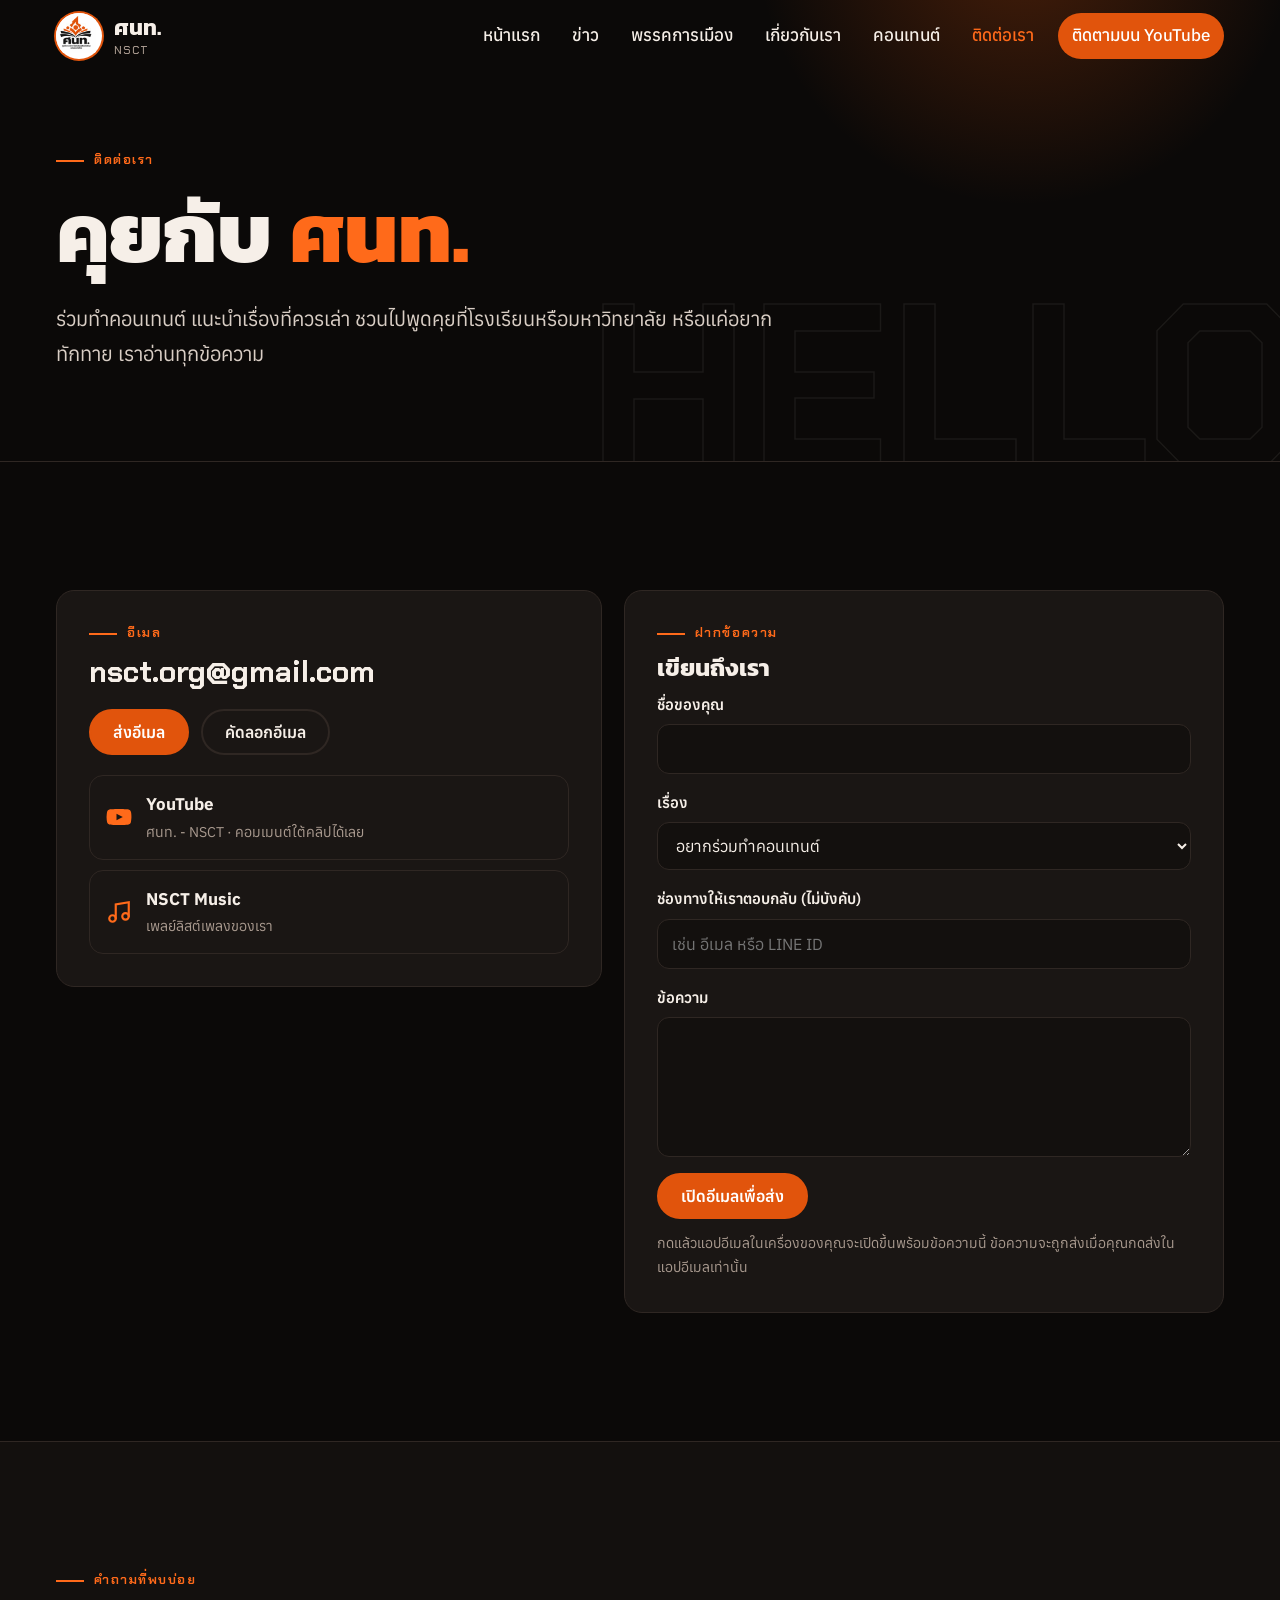
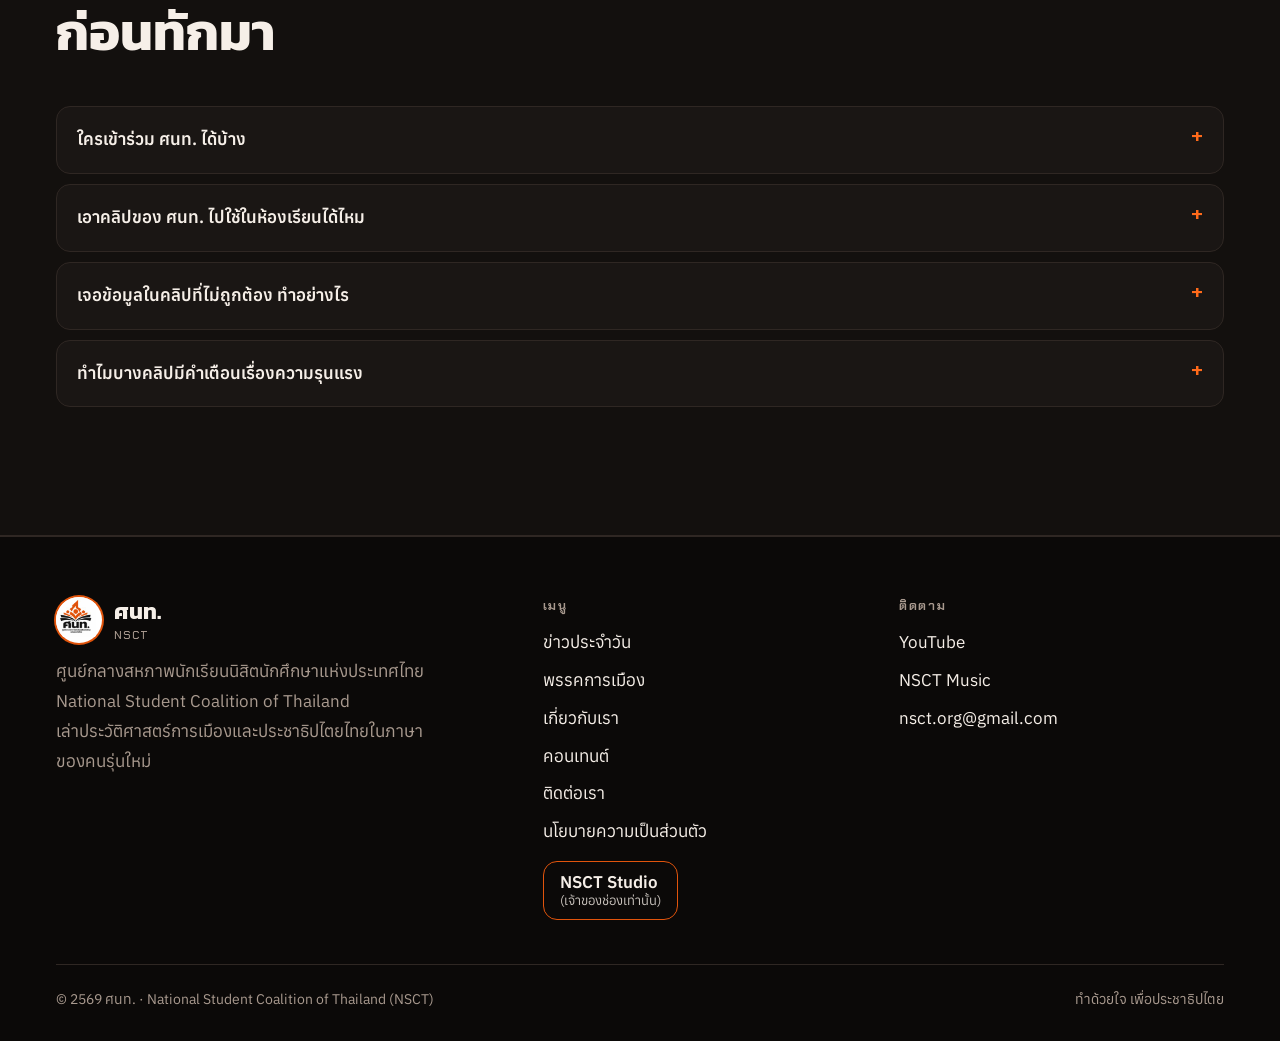
<file: contact.html>
<!doctype html>
<html lang="th">
<head>
<meta charset="utf-8">
<meta name="viewport" content="width=device-width, initial-scale=1, viewport-fit=cover">
<title>ติดต่อเรา · ศนท. - NSCT</title>
<meta name="description" content="ติดต่อ ศนท. เพื่อร่วมทำคอนเทนต์ แนะนำเรื่องที่ควรเล่า หรือชวนไปพูดคุย">
<meta name="theme-color" content="#0b0908">
<meta property="og:title" content="ติดต่อเรา · ศนท. - NSCT">
<meta property="og:description" content="ติดต่อ ศนท. เพื่อร่วมทำคอนเทนต์ แนะนำเรื่องที่ควรเล่า หรือชวนไปพูดคุย">
<meta property="og:image" content="https://nsct-org.github.io/assets/og.jpg">
<meta property="og:type" content="website">
<link rel="icon" href="assets/emblem-dark.png">
<link rel="apple-touch-icon" href="assets/apple-touch-icon.png">
<link rel="preconnect" href="https://fonts.googleapis.com">
<link rel="preconnect" href="https://fonts.gstatic.com" crossorigin>
<link rel="stylesheet" href="https://fonts.googleapis.com/css2?family=Anuphan:wght@400;500;600&family=Chakra+Petch:wght@500;600;700&family=Kanit:wght@200;600;700;800&display=swap">
<link rel="stylesheet" href="style.css?v=4437ad2a">
<script src="site.js?v=a0ddd87e" defer></script>
</head>
<body>
<a class="skip" href="#main">ข้ามไปเนื้อหา</a>

<div class="curtain" aria-hidden="true"><b>ศนท.</b></div>
<header class="site-header">
  <div class="wrap bar">
    <a class="brand" href="./" aria-label="ศนท. หน้าแรก">
      <span class="badge-sm"><img src="assets/emblem-badge.jpg" alt="" width="44" height="44"></span>
      <div><b>ศนท.</b><span>NSCT</span></div>
    </a>
    <button class="menu-btn" type="button" aria-label="เมนู" aria-expanded="false" aria-controls="nav"><span></span><span></span><span></span></button>
    <nav class="nav" id="nav" aria-label="เมนูหลัก">
      <a href="./">หน้าแรก</a>
      <a href="news">ข่าว</a>
      <a href="parties">พรรคการเมือง</a>
      <a href="about">เกี่ยวกับเรา</a>
      <a href="content">คอนเทนต์</a>
      <a href="contact" aria-current="page">ติดต่อเรา</a>
      <a class="cta" href="https://www.youtube.com/channel/UCBhQ84tXMB9-YaUmZKiK6jA" target="_blank" rel="noopener">ติดตามบน YouTube</a>
    </nav>
  </div>
</header>

<main id="main">
<section class="page-hero">
  <div class="ghost-word" aria-hidden="true">HELLO</div>
  <div class="wrap">
    <span class="eyebrow fade">ติดต่อเรา</span>
    <h1>คุยกับ <span class="hot">ศนท.</span></h1>
    <p class="lede fade">ร่วมทำคอนเทนต์ แนะนำเรื่องที่ควรเล่า ชวนไปพูดคุยที่โรงเรียนหรือมหาวิทยาลัย หรือแค่อยากทักทาย เราอ่านทุกข้อความ</p>
  </div>
</section>

<section class="section">
  <div class="wrap contact-grid">
    <div class="card reveal">
      <span class="eyebrow">อีเมล</span>
      <span class="email-big">nsct.org@gmail.com</span>
      <div class="btns">
        <a class="btn" href="mailto:nsct.org@gmail.com">ส่งอีเมล</a>
        <button class="btn ghost" type="button" data-copy="nsct.org@gmail.com">คัดลอกอีเมล</button>
      </div>
      <div class="channels">
        <a class="channel" href="https://www.youtube.com/channel/UCBhQ84tXMB9-YaUmZKiK6jA" target="_blank" rel="noopener">
          <svg viewBox="0 0 24 24" fill="currentColor" aria-hidden="true"><path d="M23 7.2a3 3 0 0 0-2.1-2.1C19 4.6 12 4.6 12 4.6s-7 0-8.9.5A3 3 0 0 0 1 7.2 31 31 0 0 0 .5 12a31 31 0 0 0 .5 4.8 3 3 0 0 0 2.1 2.1c1.9.5 8.9.5 8.9.5s7 0 8.9-.5a3 3 0 0 0 2.1-2.1c.4-1.6.5-4.8.5-4.8s0-3.2-.5-4.8zM9.7 15.1V8.9l5.8 3.1z"/></svg>
          <div><b>YouTube</b><small>ศนท. - NSCT · คอมเมนต์ใต้คลิปได้เลย</small></div>
        </a>
        <a class="channel" href="https://www.youtube.com/playlist?list=PLZ_5bGJRwCBQ" target="_blank" rel="noopener">
          <svg viewBox="0 0 24 24" fill="none" stroke="currentColor" stroke-width="2" stroke-linecap="round" aria-hidden="true"><path d="M9 18V5l12-2v13"/><circle cx="6" cy="18" r="3"/><circle cx="18" cy="16" r="3"/></svg>
          <div><b>NSCT Music</b><small>เพลย์ลิสต์เพลงของเรา</small></div>
        </a>
      </div>
    </div>

    <div class="card reveal" style="--d:.1s">
      <span class="eyebrow">ฝากข้อความ</span>
      <h2 style="margin-top:10px">เขียนถึงเรา</h2>
      <form id="contact-form">
        <div class="field">
          <label for="f-name">ชื่อของคุณ</label>
          <input id="f-name" name="name" required autocomplete="name">
        </div>
        <div class="field">
          <label for="f-topic">เรื่อง</label>
          <select id="f-topic" name="topic">
            <option>อยากร่วมทำคอนเทนต์</option>
            <option>แนะนำเรื่องที่ควรเล่า</option>
            <option>ชวนไปพูดคุย / จัดกิจกรรม</option>
            <option>แจ้งข้อมูลที่ควรแก้ไข</option>
            <option>อื่นๆ</option>
          </select>
        </div>
        <div class="field">
          <label for="f-reply">ช่องทางให้เราตอบกลับ (ไม่บังคับ)</label>
          <input id="f-reply" name="reply" placeholder="เช่น อีเมล หรือ LINE ID">
        </div>
        <div class="field">
          <label for="f-msg">ข้อความ</label>
          <textarea id="f-msg" name="message" required></textarea>
        </div>
        <button class="btn" type="submit">เปิดอีเมลเพื่อส่ง</button>
        <p class="form-note">กดแล้วแอปอีเมลในเครื่องของคุณจะเปิดขึ้นพร้อมข้อความนี้ ข้อความจะถูกส่งเมื่อคุณกดส่งในแอปอีเมลเท่านั้น</p>
      </form>
    </div>
  </div>
</section>

<section class="section alt">
  <div class="wrap">
    <div class="section-head reveal"><div><span class="eyebrow">คำถามที่พบบ่อย</span><h2 class="section-title">ก่อนทักมา</h2></div></div>
    <div class="faq reveal">
      <details><summary>ใครเข้าร่วม ศนท. ได้บ้าง</summary><p>นักเรียน นิสิต นักศึกษา จากที่ไหนก็ได้ที่สนใจประวัติศาสตร์การเมืองและอยากช่วยเล่าเรื่อง ทักมาบอกว่าอยากช่วยด้านไหน</p></details>
      <details><summary>เอาคลิปของ ศนท. ไปใช้ในห้องเรียนได้ไหม</summary><p>เปิดจาก YouTube ให้ดูในห้องเรียนได้เลย ถ้าจะตัดต่อหรือนำไปเผยแพร่ซ้ำ ส่งอีเมลมาขออนุญาตก่อน</p></details>
      <details><summary>เจอข้อมูลในคลิปที่ไม่ถูกต้อง ทำอย่างไร</summary><p>เลือกเรื่อง "แจ้งข้อมูลที่ควรแก้ไข" ในแบบฟอร์ม พร้อมแหล่งอ้างอิงถ้ามี เราจะตรวจสอบและแก้ไข</p></details>
      <details><summary>ทำไมบางคลิปมีคำเตือนเรื่องความรุนแรง</summary><p>เหตุการณ์อย่าง 6 ตุลา 2519 มีภาพจริงที่รุนแรง เราเลือกไม่ตัดออกเพื่อให้เล่าตามความจริง แต่จะเตือนผู้ชมไว้ก่อนเสมอ</p></details>
    </div>
  </div>
</section>
</main>

<footer class="site-footer">
  <div class="wrap">
    <div class="foot-grid">
      <div>
        <a class="brand" href="./"><span class="badge-sm"><img src="assets/emblem-badge.jpg" alt="" width="44" height="44"></span><div><b>ศนท.</b><span>NSCT</span></div></a>
        <p class="muted" style="margin-top:14px;max-width:38ch">ศูนย์กลางสหภาพนักเรียนนิสิตนักศึกษาแห่งประเทศไทย<br><span lang="en">National Student Coalition of Thailand</span><br>เล่าประวัติศาสตร์การเมืองและประชาธิปไตยไทยในภาษาของคนรุ่นใหม่</p>
      </div>
      <div>
        <h4>เมนู</h4>
        <ul>
          <li><a href="news">ข่าวประจำวัน</a></li>
          <li><a href="parties">พรรคการเมือง</a></li>
          <li><a href="about">เกี่ยวกับเรา</a></li>
          <li><a href="content">คอนเทนต์</a></li>
          <li><a href="contact">ติดต่อเรา</a></li>
          <li><a href="privacy">นโยบายความเป็นส่วนตัว</a></li>
          <li><a class="studio-btn" href="https://nsct-studio.nsct-org.workers.dev/" target="_blank" rel="noopener">NSCT Studio <small>(เจ้าของช่องเท่านั้น)</small></a></li>
        </ul>
      </div>
      <div>
        <h4>ติดตาม</h4>
        <ul>
          <li><a href="https://www.youtube.com/channel/UCBhQ84tXMB9-YaUmZKiK6jA" target="_blank" rel="noopener">YouTube</a></li>
          <li><a href="https://www.youtube.com/playlist?list=PLZ_5bGJRwCBQ" target="_blank" rel="noopener">NSCT Music</a></li>
          <li><a href="mailto:nsct.org@gmail.com">nsct.org@gmail.com</a></li>
        </ul>
      </div>
    </div>
    <div class="fine"><span>© <span data-year>2569</span> ศนท. · National Student Coalition of Thailand (NSCT)</span><span>ทำด้วยใจ เพื่อประชาธิปไตย</span></div>
  </div>
</footer>
</body>
</html>
</file>
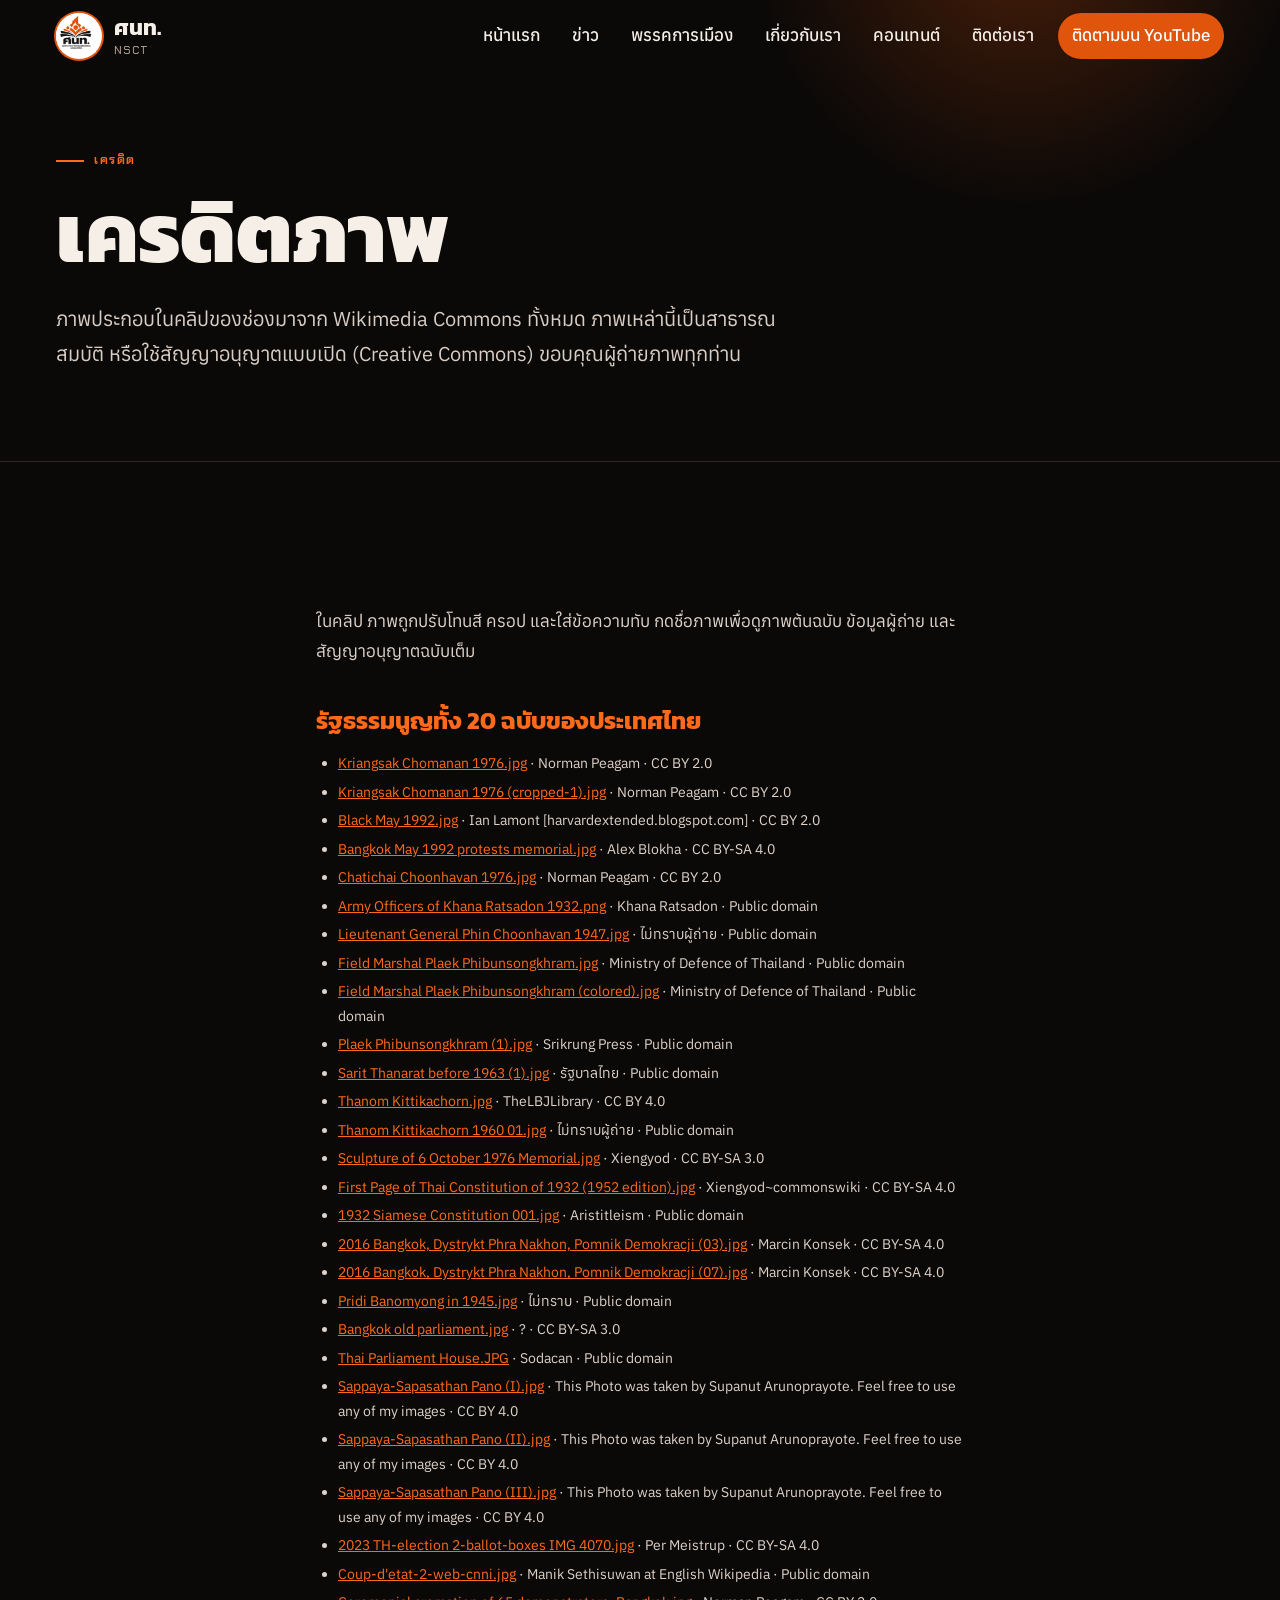
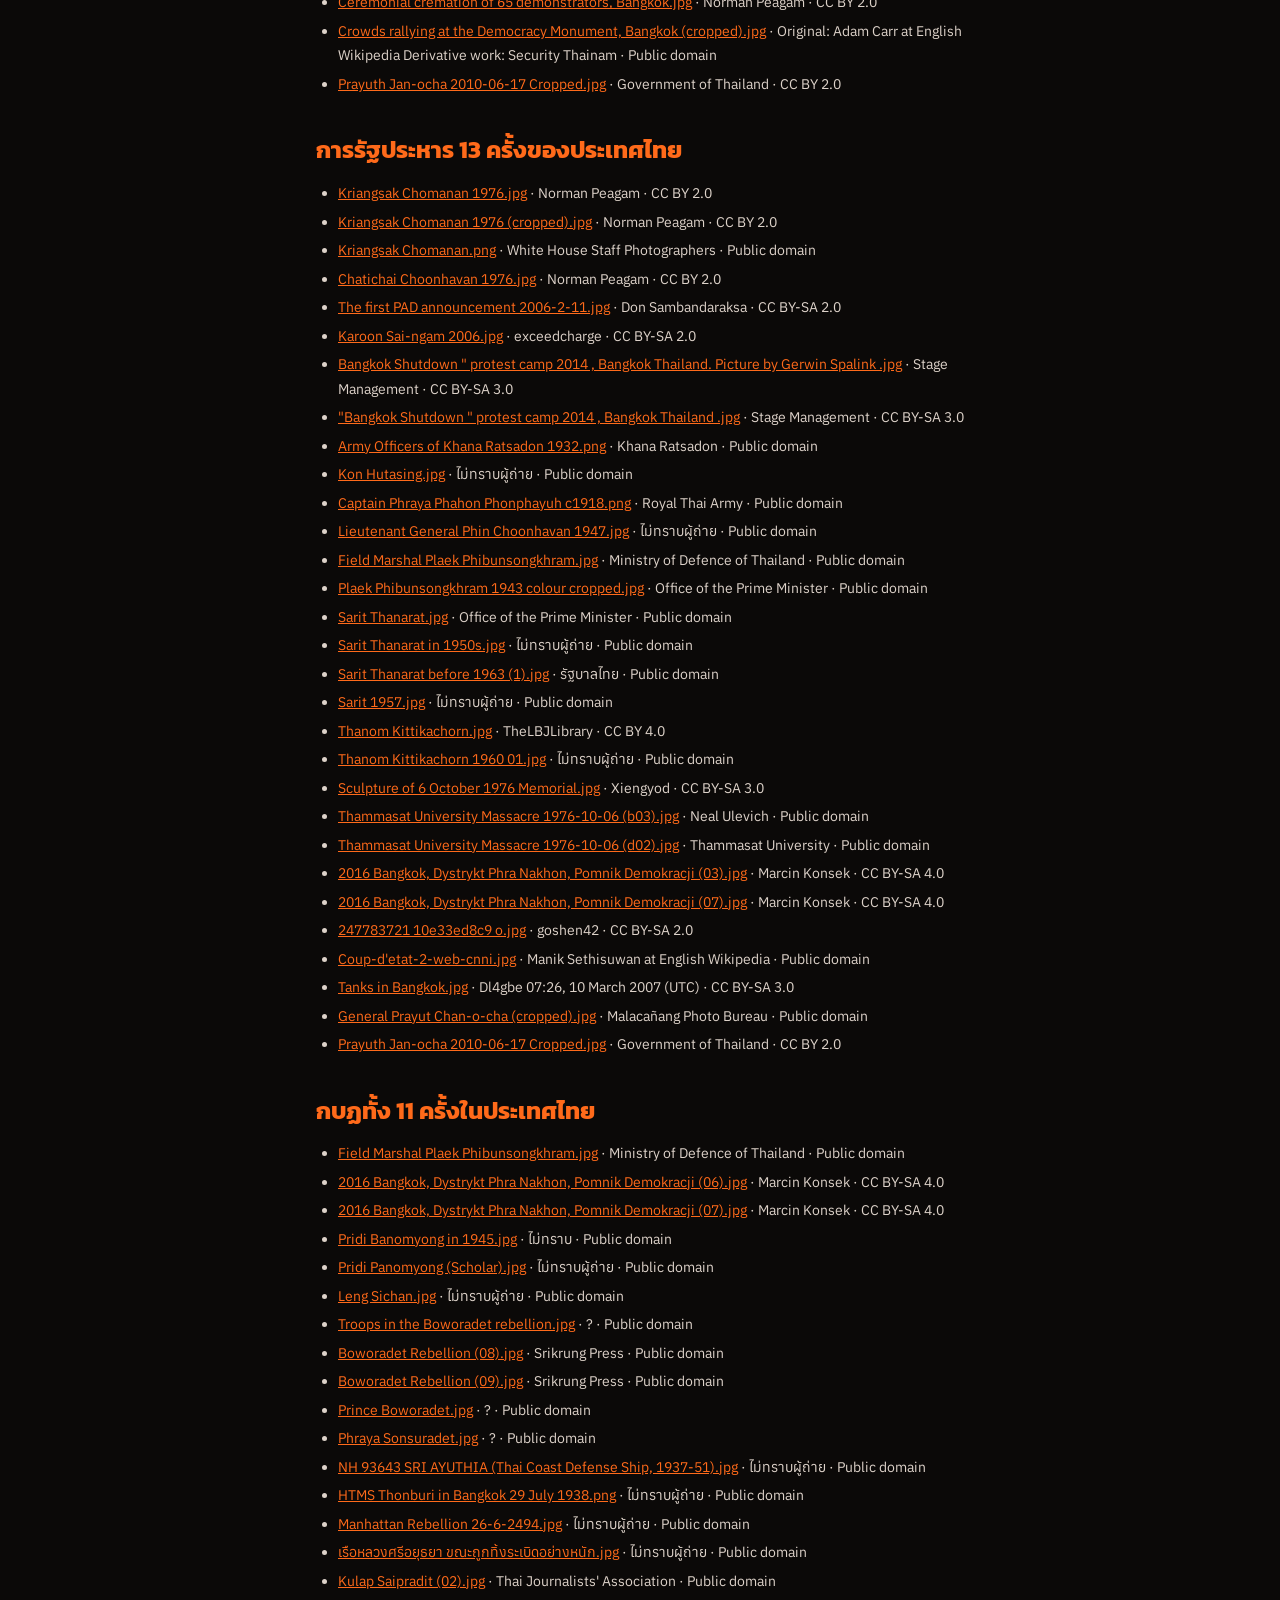
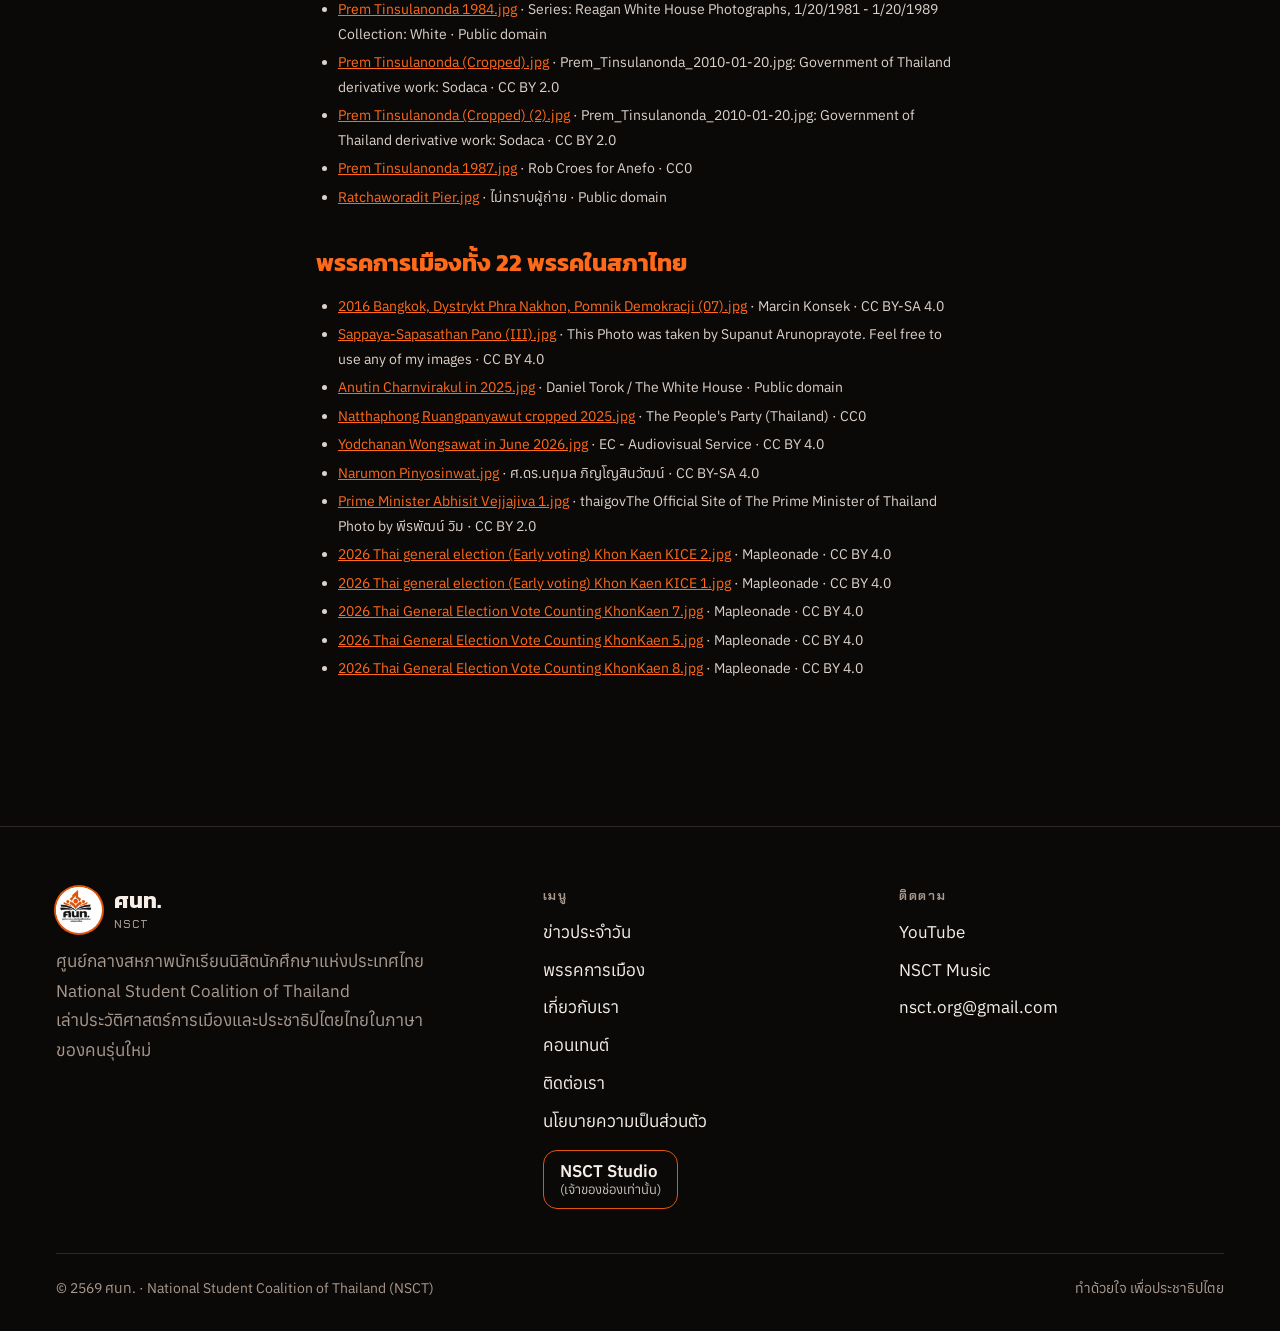
<file: credits.html>
<!doctype html>
<html lang="th">
<head>
<meta charset="utf-8">
<meta name="viewport" content="width=device-width, initial-scale=1, viewport-fit=cover">
<title>เครดิตภาพ · ศนท. - NSCT</title>
<meta name="description" content="เครดิตภาพประกอบในคลิปของช่อง ศนท. - NSCT จาก Wikimedia Commons">
<meta name="theme-color" content="#0b0908">
<meta property="og:title" content="เครดิตภาพ · ศนท. - NSCT">
<meta property="og:description" content="เครดิตภาพประกอบในคลิปของช่อง ศนท. - NSCT จาก Wikimedia Commons">
<meta property="og:image" content="https://nsct-org.github.io/assets/og.jpg">
<meta property="og:type" content="website">
<link rel="icon" href="assets/emblem-dark.png">
<link rel="apple-touch-icon" href="assets/apple-touch-icon.png">
<link rel="preconnect" href="https://fonts.googleapis.com">
<link rel="preconnect" href="https://fonts.gstatic.com" crossorigin>
<link rel="stylesheet" href="https://fonts.googleapis.com/css2?family=Anuphan:wght@400;500;600&family=Chakra+Petch:wght@500;600;700&family=Kanit:wght@200;600;700;800&display=swap">
<link rel="stylesheet" href="style.css?v=4437ad2a">
<script src="site.js?v=a0ddd87e" defer></script>
</head>
<body>
<a class="skip" href="#main">ข้ามไปเนื้อหา</a>

<div class="curtain" aria-hidden="true"><b>ศนท.</b></div>
<header class="site-header">
  <div class="wrap bar">
    <a class="brand" href="./" aria-label="ศนท. หน้าแรก">
      <span class="badge-sm"><img src="assets/emblem-badge.jpg" alt="" width="44" height="44"></span>
      <div><b>ศนท.</b><span>NSCT</span></div>
    </a>
    <button class="menu-btn" type="button" aria-label="เมนู" aria-expanded="false" aria-controls="nav"><span></span><span></span><span></span></button>
    <nav class="nav" id="nav" aria-label="เมนูหลัก">
      <a href="./">หน้าแรก</a>
      <a href="news">ข่าว</a>
      <a href="parties">พรรคการเมือง</a>
      <a href="about">เกี่ยวกับเรา</a>
      <a href="content">คอนเทนต์</a>
      <a href="contact">ติดต่อเรา</a>
      <a class="cta" href="https://www.youtube.com/channel/UCBhQ84tXMB9-YaUmZKiK6jA" target="_blank" rel="noopener">ติดตามบน YouTube</a>
    </nav>
  </div>
</header>

<main id="main">
<section class="page-hero">
  <div class="wrap">
    <span class="eyebrow fade">เครดิต</span>
    <h1>เครดิตภาพ</h1>
    <p class="lede fade">ภาพประกอบในคลิปของช่องมาจาก Wikimedia Commons ทั้งหมด ภาพเหล่านี้เป็นสาธารณสมบัติ หรือใช้สัญญาอนุญาตแบบเปิด (Creative Commons) ขอบคุณผู้ถ่ายภาพทุกท่าน</p>
  </div>
</section>

<section class="section">
  <div class="wrap legal">
    <p>ในคลิป ภาพถูกปรับโทนสี ครอป และใส่ข้อความทับ กดชื่อภาพเพื่อดูภาพต้นฉบับ ข้อมูลผู้ถ่าย และสัญญาอนุญาตฉบับเต็ม</p>
<h2>รัฐธรรมนูญทั้ง 20 ฉบับของประเทศไทย</h2>
<ul class="credits">
<li><a href="https://commons.wikimedia.org/wiki/File:Kriangsak_Chomanan_1976.jpg" target="_blank" rel="noopener">Kriangsak Chomanan 1976.jpg</a> · Norman Peagam · CC BY 2.0</li>
<li><a href="https://commons.wikimedia.org/wiki/File:Kriangsak_Chomanan_1976_(cropped-1).jpg" target="_blank" rel="noopener">Kriangsak Chomanan 1976 (cropped-1).jpg</a> · Norman Peagam · CC BY 2.0</li>
<li><a href="https://commons.wikimedia.org/wiki/File:Black_May_1992.jpg" target="_blank" rel="noopener">Black May 1992.jpg</a> · Ian Lamont [harvardextended.blogspot.com] · CC BY 2.0</li>
<li><a href="https://commons.wikimedia.org/wiki/File:Bangkok_May_1992_protests_memorial.jpg" target="_blank" rel="noopener">Bangkok May 1992 protests memorial.jpg</a> · Alex Blokha · CC BY-SA 4.0</li>
<li><a href="https://commons.wikimedia.org/wiki/File:Chatichai_Choonhavan_1976.jpg" target="_blank" rel="noopener">Chatichai Choonhavan 1976.jpg</a> · Norman Peagam · CC BY 2.0</li>
<li><a href="https://commons.wikimedia.org/wiki/File:Army_Officers_of_Khana_Ratsadon_1932.png" target="_blank" rel="noopener">Army Officers of Khana Ratsadon 1932.png</a> · Khana Ratsadon · Public domain</li>
<li><a href="https://commons.wikimedia.org/wiki/File:Lieutenant_General_Phin_Choonhavan_1947.jpg" target="_blank" rel="noopener">Lieutenant General Phin Choonhavan 1947.jpg</a> · ไม่ทราบผู้ถ่าย · Public domain</li>
<li><a href="https://commons.wikimedia.org/wiki/File:Field_Marshal_Plaek_Phibunsongkhram.jpg" target="_blank" rel="noopener">Field Marshal Plaek Phibunsongkhram.jpg</a> · Ministry of Defence of Thailand · Public domain</li>
<li><a href="https://commons.wikimedia.org/wiki/File:Field_Marshal_Plaek_Phibunsongkhram_(colored).jpg" target="_blank" rel="noopener">Field Marshal Plaek Phibunsongkhram (colored).jpg</a> · Ministry of Defence of Thailand · Public domain</li>
<li><a href="https://commons.wikimedia.org/wiki/File:Plaek_Phibunsongkhram_(1).jpg" target="_blank" rel="noopener">Plaek Phibunsongkhram (1).jpg</a> · Srikrung Press · Public domain</li>
<li><a href="https://commons.wikimedia.org/wiki/File:Sarit_Thanarat_before_1963_(1).jpg" target="_blank" rel="noopener">Sarit Thanarat before 1963 (1).jpg</a> · รัฐบาลไทย · Public domain</li>
<li><a href="https://commons.wikimedia.org/wiki/File:Thanom_Kittikachorn.jpg" target="_blank" rel="noopener">Thanom Kittikachorn.jpg</a> · TheLBJLibrary · CC BY 4.0</li>
<li><a href="https://commons.wikimedia.org/wiki/File:Thanom_Kittikachorn_1960_01.jpg" target="_blank" rel="noopener">Thanom Kittikachorn 1960 01.jpg</a> · ไม่ทราบผู้ถ่าย · Public domain</li>
<li><a href="https://commons.wikimedia.org/wiki/File:Sculpture_of_6_October_1976_Memorial.jpg" target="_blank" rel="noopener">Sculpture of 6 October 1976 Memorial.jpg</a> · Xiengyod · CC BY-SA 3.0</li>
<li><a href="https://commons.wikimedia.org/wiki/File:First_Page_of_Thai_Constitution_of_1932_(1952_edition).jpg" target="_blank" rel="noopener">First Page of Thai Constitution of 1932 (1952 edition).jpg</a> · Xiengyod~commonswiki · CC BY-SA 4.0</li>
<li><a href="https://commons.wikimedia.org/wiki/File:1932_Siamese_Constitution_001.jpg" target="_blank" rel="noopener">1932 Siamese Constitution 001.jpg</a> · Aristitleism · Public domain</li>
<li><a href="https://commons.wikimedia.org/wiki/File:2016_Bangkok,_Dystrykt_Phra_Nakhon,_Pomnik_Demokracji_(03).jpg" target="_blank" rel="noopener">2016 Bangkok, Dystrykt Phra Nakhon, Pomnik Demokracji (03).jpg</a> · Marcin Konsek · CC BY-SA 4.0</li>
<li><a href="https://commons.wikimedia.org/wiki/File:2016_Bangkok,_Dystrykt_Phra_Nakhon,_Pomnik_Demokracji_(07).jpg" target="_blank" rel="noopener">2016 Bangkok, Dystrykt Phra Nakhon, Pomnik Demokracji (07).jpg</a> · Marcin Konsek · CC BY-SA 4.0</li>
<li><a href="https://commons.wikimedia.org/wiki/File:Pridi_Banomyong_in_1945.jpg" target="_blank" rel="noopener">Pridi Banomyong in 1945.jpg</a> · ไม่ทราบ · Public domain</li>
<li><a href="https://commons.wikimedia.org/wiki/File:Bangkok_old_parliament.jpg" target="_blank" rel="noopener">Bangkok old parliament.jpg</a> · ? · CC BY-SA 3.0</li>
<li><a href="https://commons.wikimedia.org/wiki/File:Thai_Parliament_House.JPG" target="_blank" rel="noopener">Thai Parliament House.JPG</a> · Sodacan · Public domain</li>
<li><a href="https://commons.wikimedia.org/wiki/File:Sappaya-Sapasathan_Pano_(I).jpg" target="_blank" rel="noopener">Sappaya-Sapasathan Pano (I).jpg</a> · This Photo was taken by Supanut Arunoprayote. Feel free to use any of my images · CC BY 4.0</li>
<li><a href="https://commons.wikimedia.org/wiki/File:Sappaya-Sapasathan_Pano_(II).jpg" target="_blank" rel="noopener">Sappaya-Sapasathan Pano (II).jpg</a> · This Photo was taken by Supanut Arunoprayote. Feel free to use any of my images · CC BY 4.0</li>
<li><a href="https://commons.wikimedia.org/wiki/File:Sappaya-Sapasathan_Pano_(III).jpg" target="_blank" rel="noopener">Sappaya-Sapasathan Pano (III).jpg</a> · This Photo was taken by Supanut Arunoprayote. Feel free to use any of my images · CC BY 4.0</li>
<li><a href="https://commons.wikimedia.org/wiki/File:2023_TH-election_2-ballot-boxes_IMG_4070.jpg" target="_blank" rel="noopener">2023 TH-election 2-ballot-boxes IMG 4070.jpg</a> · Per Meistrup · CC BY-SA 4.0</li>
<li><a href="https://commons.wikimedia.org/wiki/File:Coup-d%27etat-2-web-cnni.jpg" target="_blank" rel="noopener">Coup-d&#x27;etat-2-web-cnni.jpg</a> · Manik Sethisuwan at English Wikipedia · Public domain</li>
<li><a href="https://commons.wikimedia.org/wiki/File:Ceremonial_cremation_of_65_demonstrators,_Bangkok.jpg" target="_blank" rel="noopener">Ceremonial cremation of 65 demonstrators, Bangkok.jpg</a> · Norman Peagam · CC BY 2.0</li>
<li><a href="https://commons.wikimedia.org/wiki/File:Crowds_rallying_at_the_Democracy_Monument,_Bangkok_(cropped).jpg" target="_blank" rel="noopener">Crowds rallying at the Democracy Monument, Bangkok (cropped).jpg</a> · Original: Adam Carr at English Wikipedia Derivative work: Security Thainam · Public domain</li>
<li><a href="https://commons.wikimedia.org/wiki/File:Prayuth_Jan-ocha_2010-06-17_Cropped.jpg" target="_blank" rel="noopener">Prayuth Jan-ocha 2010-06-17 Cropped.jpg</a> · Government of Thailand · CC BY 2.0</li>
</ul>
<h2>การรัฐประหาร 13 ครั้งของประเทศไทย</h2>
<ul class="credits">
<li><a href="https://commons.wikimedia.org/wiki/File:Kriangsak_Chomanan_1976.jpg" target="_blank" rel="noopener">Kriangsak Chomanan 1976.jpg</a> · Norman Peagam · CC BY 2.0</li>
<li><a href="https://commons.wikimedia.org/wiki/File:Kriangsak_Chomanan_1976_(cropped).jpg" target="_blank" rel="noopener">Kriangsak Chomanan 1976 (cropped).jpg</a> · Norman Peagam · CC BY 2.0</li>
<li><a href="https://commons.wikimedia.org/wiki/File:Kriangsak_Chomanan.png" target="_blank" rel="noopener">Kriangsak Chomanan.png</a> · White House Staff Photographers · Public domain</li>
<li><a href="https://commons.wikimedia.org/wiki/File:Chatichai_Choonhavan_1976.jpg" target="_blank" rel="noopener">Chatichai Choonhavan 1976.jpg</a> · Norman Peagam · CC BY 2.0</li>
<li><a href="https://commons.wikimedia.org/wiki/File:The_first_PAD_announcement_2006-2-11.jpg" target="_blank" rel="noopener">The first PAD announcement 2006-2-11.jpg</a> · Don Sambandaraksa · CC BY-SA 2.0</li>
<li><a href="https://commons.wikimedia.org/wiki/File:Karoon_Sai-ngam_2006.jpg" target="_blank" rel="noopener">Karoon Sai-ngam 2006.jpg</a> · exceedcharge · CC BY-SA 2.0</li>
<li><a href="https://commons.wikimedia.org/wiki/File:Bangkok_Shutdown_%22_protest_camp_2014_,_Bangkok_Thailand._Picture_by_Gerwin_Spalink_.jpg" target="_blank" rel="noopener">Bangkok Shutdown &quot; protest camp 2014 , Bangkok Thailand. Picture by Gerwin Spalink .jpg</a> · Stage Management · CC BY-SA 3.0</li>
<li><a href="https://commons.wikimedia.org/wiki/File:%22Bangkok_Shutdown_%22_protest_camp_2014_,_Bangkok_Thailand_.jpg" target="_blank" rel="noopener">&quot;Bangkok Shutdown &quot; protest camp 2014 , Bangkok Thailand .jpg</a> · Stage Management · CC BY-SA 3.0</li>
<li><a href="https://commons.wikimedia.org/wiki/File:Army_Officers_of_Khana_Ratsadon_1932.png" target="_blank" rel="noopener">Army Officers of Khana Ratsadon 1932.png</a> · Khana Ratsadon · Public domain</li>
<li><a href="https://commons.wikimedia.org/wiki/File:Kon_Hutasing.jpg" target="_blank" rel="noopener">Kon Hutasing.jpg</a> · ไม่ทราบผู้ถ่าย · Public domain</li>
<li><a href="https://commons.wikimedia.org/wiki/File:Captain_Phraya_Phahon_Phonphayuh_c1918.png" target="_blank" rel="noopener">Captain Phraya Phahon Phonphayuh c1918.png</a> · Royal Thai Army · Public domain</li>
<li><a href="https://commons.wikimedia.org/wiki/File:Lieutenant_General_Phin_Choonhavan_1947.jpg" target="_blank" rel="noopener">Lieutenant General Phin Choonhavan 1947.jpg</a> · ไม่ทราบผู้ถ่าย · Public domain</li>
<li><a href="https://commons.wikimedia.org/wiki/File:Field_Marshal_Plaek_Phibunsongkhram.jpg" target="_blank" rel="noopener">Field Marshal Plaek Phibunsongkhram.jpg</a> · Ministry of Defence of Thailand · Public domain</li>
<li><a href="https://commons.wikimedia.org/wiki/File:Plaek_Phibunsongkhram_1943_colour_cropped.jpg" target="_blank" rel="noopener">Plaek Phibunsongkhram 1943 colour cropped.jpg</a> · Office of the Prime Minister · Public domain</li>
<li><a href="https://commons.wikimedia.org/wiki/File:Sarit_Thanarat.jpg" target="_blank" rel="noopener">Sarit Thanarat.jpg</a> · Office of the Prime Minister · Public domain</li>
<li><a href="https://commons.wikimedia.org/wiki/File:Sarit_Thanarat_in_1950s.jpg" target="_blank" rel="noopener">Sarit Thanarat in 1950s.jpg</a> · ไม่ทราบผู้ถ่าย · Public domain</li>
<li><a href="https://commons.wikimedia.org/wiki/File:Sarit_Thanarat_before_1963_(1).jpg" target="_blank" rel="noopener">Sarit Thanarat before 1963 (1).jpg</a> · รัฐบาลไทย · Public domain</li>
<li><a href="https://commons.wikimedia.org/wiki/File:Sarit_1957.jpg" target="_blank" rel="noopener">Sarit 1957.jpg</a> · ไม่ทราบผู้ถ่าย · Public domain</li>
<li><a href="https://commons.wikimedia.org/wiki/File:Thanom_Kittikachorn.jpg" target="_blank" rel="noopener">Thanom Kittikachorn.jpg</a> · TheLBJLibrary · CC BY 4.0</li>
<li><a href="https://commons.wikimedia.org/wiki/File:Thanom_Kittikachorn_1960_01.jpg" target="_blank" rel="noopener">Thanom Kittikachorn 1960 01.jpg</a> · ไม่ทราบผู้ถ่าย · Public domain</li>
<li><a href="https://commons.wikimedia.org/wiki/File:Sculpture_of_6_October_1976_Memorial.jpg" target="_blank" rel="noopener">Sculpture of 6 October 1976 Memorial.jpg</a> · Xiengyod · CC BY-SA 3.0</li>
<li><a href="https://commons.wikimedia.org/wiki/File:Thammasat_University_Massacre_1976-10-06_(b03).jpg" target="_blank" rel="noopener">Thammasat University Massacre 1976-10-06 (b03).jpg</a> · Neal Ulevich · Public domain</li>
<li><a href="https://commons.wikimedia.org/wiki/File:Thammasat_University_Massacre_1976-10-06_(d02).jpg" target="_blank" rel="noopener">Thammasat University Massacre 1976-10-06 (d02).jpg</a> · Thammasat University · Public domain</li>
<li><a href="https://commons.wikimedia.org/wiki/File:2016_Bangkok,_Dystrykt_Phra_Nakhon,_Pomnik_Demokracji_(03).jpg" target="_blank" rel="noopener">2016 Bangkok, Dystrykt Phra Nakhon, Pomnik Demokracji (03).jpg</a> · Marcin Konsek · CC BY-SA 4.0</li>
<li><a href="https://commons.wikimedia.org/wiki/File:2016_Bangkok,_Dystrykt_Phra_Nakhon,_Pomnik_Demokracji_(07).jpg" target="_blank" rel="noopener">2016 Bangkok, Dystrykt Phra Nakhon, Pomnik Demokracji (07).jpg</a> · Marcin Konsek · CC BY-SA 4.0</li>
<li><a href="https://commons.wikimedia.org/wiki/File:247783721_10e33ed8c9_o.jpg" target="_blank" rel="noopener">247783721 10e33ed8c9 o.jpg</a> · goshen42 · CC BY-SA 2.0</li>
<li><a href="https://commons.wikimedia.org/wiki/File:Coup-d%27etat-2-web-cnni.jpg" target="_blank" rel="noopener">Coup-d&#x27;etat-2-web-cnni.jpg</a> · Manik Sethisuwan at English Wikipedia · Public domain</li>
<li><a href="https://commons.wikimedia.org/wiki/File:Tanks_in_Bangkok.jpg" target="_blank" rel="noopener">Tanks in Bangkok.jpg</a> · Dl4gbe 07:26, 10 March 2007 (UTC) · CC BY-SA 3.0</li>
<li><a href="https://commons.wikimedia.org/wiki/File:General_Prayut_Chan-o-cha_(cropped).jpg" target="_blank" rel="noopener">General Prayut Chan-o-cha (cropped).jpg</a> · Malacañang Photo Bureau · Public domain</li>
<li><a href="https://commons.wikimedia.org/wiki/File:Prayuth_Jan-ocha_2010-06-17_Cropped.jpg" target="_blank" rel="noopener">Prayuth Jan-ocha 2010-06-17 Cropped.jpg</a> · Government of Thailand · CC BY 2.0</li>
</ul>
<h2>กบฏทั้ง 11 ครั้งในประเทศไทย</h2>
<ul class="credits">
<li><a href="https://commons.wikimedia.org/wiki/File:Field_Marshal_Plaek_Phibunsongkhram.jpg" target="_blank" rel="noopener">Field Marshal Plaek Phibunsongkhram.jpg</a> · Ministry of Defence of Thailand · Public domain</li>
<li><a href="https://commons.wikimedia.org/wiki/File:2016_Bangkok,_Dystrykt_Phra_Nakhon,_Pomnik_Demokracji_(06).jpg" target="_blank" rel="noopener">2016 Bangkok, Dystrykt Phra Nakhon, Pomnik Demokracji (06).jpg</a> · Marcin Konsek · CC BY-SA 4.0</li>
<li><a href="https://commons.wikimedia.org/wiki/File:2016_Bangkok,_Dystrykt_Phra_Nakhon,_Pomnik_Demokracji_(07).jpg" target="_blank" rel="noopener">2016 Bangkok, Dystrykt Phra Nakhon, Pomnik Demokracji (07).jpg</a> · Marcin Konsek · CC BY-SA 4.0</li>
<li><a href="https://commons.wikimedia.org/wiki/File:Pridi_Banomyong_in_1945.jpg" target="_blank" rel="noopener">Pridi Banomyong in 1945.jpg</a> · ไม่ทราบ · Public domain</li>
<li><a href="https://commons.wikimedia.org/wiki/File:Pridi_Panomyong_(Scholar).jpg" target="_blank" rel="noopener">Pridi Panomyong (Scholar).jpg</a> · ไม่ทราบผู้ถ่าย · Public domain</li>
<li><a href="https://commons.wikimedia.org/wiki/File:Leng_Sichan.jpg" target="_blank" rel="noopener">Leng Sichan.jpg</a> · ไม่ทราบผู้ถ่าย · Public domain</li>
<li><a href="https://commons.wikimedia.org/wiki/File:Troops_in_the_Boworadet_rebellion.jpg" target="_blank" rel="noopener">Troops in the Boworadet rebellion.jpg</a> · ? · Public domain</li>
<li><a href="https://commons.wikimedia.org/wiki/File:Boworadet_Rebellion_(08).jpg" target="_blank" rel="noopener">Boworadet Rebellion (08).jpg</a> · Srikrung Press · Public domain</li>
<li><a href="https://commons.wikimedia.org/wiki/File:Boworadet_Rebellion_(09).jpg" target="_blank" rel="noopener">Boworadet Rebellion (09).jpg</a> · Srikrung Press · Public domain</li>
<li><a href="https://commons.wikimedia.org/wiki/File:Prince_Boworadet.jpg" target="_blank" rel="noopener">Prince Boworadet.jpg</a> · ? · Public domain</li>
<li><a href="https://commons.wikimedia.org/wiki/File:Phraya_Sonsuradet.jpg" target="_blank" rel="noopener">Phraya Sonsuradet.jpg</a> · ? · Public domain</li>
<li><a href="https://commons.wikimedia.org/wiki/File:NH_93643_SRI_AYUTHIA_(Thai_Coast_Defense_Ship,_1937-51).jpg" target="_blank" rel="noopener">NH 93643 SRI AYUTHIA (Thai Coast Defense Ship, 1937-51).jpg</a> · ไม่ทราบผู้ถ่าย · Public domain</li>
<li><a href="https://commons.wikimedia.org/wiki/File:HTMS_Thonburi_in_Bangkok_29_July_1938.png" target="_blank" rel="noopener">HTMS Thonburi in Bangkok 29 July 1938.png</a> · ไม่ทราบผู้ถ่าย · Public domain</li>
<li><a href="https://commons.wikimedia.org/wiki/File:Manhattan_Rebellion_26-6-2494.jpg" target="_blank" rel="noopener">Manhattan Rebellion 26-6-2494.jpg</a> · ไม่ทราบผู้ถ่าย · Public domain</li>
<li><a href="https://commons.wikimedia.org/wiki/File:%E0%B9%80%E0%B8%A3%E0%B8%B7%E0%B8%AD%E0%B8%AB%E0%B8%A5%E0%B8%A7%E0%B8%87%E0%B8%A8%E0%B8%A3%E0%B8%B5%E0%B8%AD%E0%B8%A2%E0%B8%B8%E0%B8%98%E0%B8%A2%E0%B8%B2_%E0%B8%82%E0%B8%93%E0%B8%B0%E0%B8%96%E0%B8%B9%E0%B8%81%E0%B8%97%E0%B8%B4%E0%B9%89%E0%B8%87%E0%B8%A3%E0%B8%B0%E0%B9%80%E0%B8%9A%E0%B8%B4%E0%B8%94%E0%B8%AD%E0%B8%A2%E0%B9%88%E0%B8%B2%E0%B8%87%E0%B8%AB%E0%B8%99%E0%B8%B1%E0%B8%81.jpg" target="_blank" rel="noopener">เรือหลวงศรีอยุธยา ขณะถูกทิ้งระเบิดอย่างหนัก.jpg</a> · ไม่ทราบผู้ถ่าย · Public domain</li>
<li><a href="https://commons.wikimedia.org/wiki/File:Kulap_Saipradit_(02).jpg" target="_blank" rel="noopener">Kulap Saipradit (02).jpg</a> · Thai Journalists&#x27; Association · Public domain</li>
<li><a href="https://commons.wikimedia.org/wiki/File:Prem_Tinsulanonda_1984.jpg" target="_blank" rel="noopener">Prem Tinsulanonda 1984.jpg</a> · Series: Reagan White House Photographs, 1/20/1981 - 1/20/1989 Collection: White · Public domain</li>
<li><a href="https://commons.wikimedia.org/wiki/File:Prem_Tinsulanonda_(Cropped).jpg" target="_blank" rel="noopener">Prem Tinsulanonda (Cropped).jpg</a> · Prem_Tinsulanonda_2010-01-20.jpg: Government of Thailand derivative work: Sodaca · CC BY 2.0</li>
<li><a href="https://commons.wikimedia.org/wiki/File:Prem_Tinsulanonda_(Cropped)_(2).jpg" target="_blank" rel="noopener">Prem Tinsulanonda (Cropped) (2).jpg</a> · Prem_Tinsulanonda_2010-01-20.jpg: Government of Thailand derivative work: Sodaca · CC BY 2.0</li>
<li><a href="https://commons.wikimedia.org/wiki/File:Prem_Tinsulanonda_1987.jpg" target="_blank" rel="noopener">Prem Tinsulanonda 1987.jpg</a> · Rob Croes for Anefo · CC0</li>
<li><a href="https://commons.wikimedia.org/wiki/File:Ratchaworadit_Pier.jpg" target="_blank" rel="noopener">Ratchaworadit Pier.jpg</a> · ไม่ทราบผู้ถ่าย · Public domain</li>
</ul>
<h2>พรรคการเมืองทั้ง 22 พรรคในสภาไทย</h2>
<ul class="credits">
<li><a href="https://commons.wikimedia.org/wiki/File:2016_Bangkok,_Dystrykt_Phra_Nakhon,_Pomnik_Demokracji_(07).jpg" target="_blank" rel="noopener">2016 Bangkok, Dystrykt Phra Nakhon, Pomnik Demokracji (07).jpg</a> · Marcin Konsek · CC BY-SA 4.0</li>
<li><a href="https://commons.wikimedia.org/wiki/File:Sappaya-Sapasathan_Pano_(III).jpg" target="_blank" rel="noopener">Sappaya-Sapasathan Pano (III).jpg</a> · This Photo was taken by Supanut Arunoprayote. Feel free to use any of my images · CC BY 4.0</li>
<li><a href="https://commons.wikimedia.org/wiki/File:Anutin_Charnvirakul_in_2025.jpg" target="_blank" rel="noopener">Anutin Charnvirakul in 2025.jpg</a> · Daniel Torok / The White House · Public domain</li>
<li><a href="https://commons.wikimedia.org/wiki/File:Natthaphong_Ruangpanyawut_cropped_2025.jpg" target="_blank" rel="noopener">Natthaphong Ruangpanyawut cropped 2025.jpg</a> · The People&#x27;s Party (Thailand) · CC0</li>
<li><a href="https://commons.wikimedia.org/wiki/File:Yodchanan_Wongsawat_in_June_2026.jpg" target="_blank" rel="noopener">Yodchanan Wongsawat in June 2026.jpg</a> · EC - Audiovisual Service · CC BY 4.0</li>
<li><a href="https://commons.wikimedia.org/wiki/File:Narumon_Pinyosinwat.jpg" target="_blank" rel="noopener">Narumon Pinyosinwat.jpg</a> · ศ.ดร.นฤมล ภิญโญสินวัฒน์ · CC BY-SA 4.0</li>
<li><a href="https://commons.wikimedia.org/wiki/File:Prime_Minister_Abhisit_Vejjajiva_1.jpg" target="_blank" rel="noopener">Prime Minister Abhisit Vejjajiva 1.jpg</a> · thaigovThe Official Site of The Prime Minister of Thailand Photo by พีรพัฒน์ วิม · CC BY 2.0</li>
<li><a href="https://commons.wikimedia.org/wiki/File:2026_Thai_general_election_(Early_voting)_Khon_Kaen_KICE_2.jpg" target="_blank" rel="noopener">2026 Thai general election (Early voting) Khon Kaen KICE 2.jpg</a> · Mapleonade · CC BY 4.0</li>
<li><a href="https://commons.wikimedia.org/wiki/File:2026_Thai_general_election_(Early_voting)_Khon_Kaen_KICE_1.jpg" target="_blank" rel="noopener">2026 Thai general election (Early voting) Khon Kaen KICE 1.jpg</a> · Mapleonade · CC BY 4.0</li>
<li><a href="https://commons.wikimedia.org/wiki/File:2026_Thai_General_Election_Vote_Counting_KhonKaen_7.jpg" target="_blank" rel="noopener">2026 Thai General Election Vote Counting KhonKaen 7.jpg</a> · Mapleonade · CC BY 4.0</li>
<li><a href="https://commons.wikimedia.org/wiki/File:2026_Thai_General_Election_Vote_Counting_KhonKaen_5.jpg" target="_blank" rel="noopener">2026 Thai General Election Vote Counting KhonKaen 5.jpg</a> · Mapleonade · CC BY 4.0</li>
<li><a href="https://commons.wikimedia.org/wiki/File:2026_Thai_General_Election_Vote_Counting_KhonKaen_8.jpg" target="_blank" rel="noopener">2026 Thai General Election Vote Counting KhonKaen 8.jpg</a> · Mapleonade · CC BY 4.0</li>
</ul>
  </div>
</section>
</main>

<footer class="site-footer">
  <div class="wrap">
    <div class="foot-grid">
      <div>
        <a class="brand" href="./"><span class="badge-sm"><img src="assets/emblem-badge.jpg" alt="" width="44" height="44"></span><div><b>ศนท.</b><span>NSCT</span></div></a>
        <p class="muted" style="margin-top:14px;max-width:38ch">ศูนย์กลางสหภาพนักเรียนนิสิตนักศึกษาแห่งประเทศไทย<br><span lang="en">National Student Coalition of Thailand</span><br>เล่าประวัติศาสตร์การเมืองและประชาธิปไตยไทยในภาษาของคนรุ่นใหม่</p>
      </div>
      <div>
        <h4>เมนู</h4>
        <ul>
          <li><a href="news">ข่าวประจำวัน</a></li>
          <li><a href="parties">พรรคการเมือง</a></li>
          <li><a href="about">เกี่ยวกับเรา</a></li>
          <li><a href="content">คอนเทนต์</a></li>
          <li><a href="contact">ติดต่อเรา</a></li>
          <li><a href="privacy">นโยบายความเป็นส่วนตัว</a></li>
          <li><a class="studio-btn" href="https://nsct-studio.nsct-org.workers.dev/" target="_blank" rel="noopener">NSCT Studio <small>(เจ้าของช่องเท่านั้น)</small></a></li>
        </ul>
      </div>
      <div>
        <h4>ติดตาม</h4>
        <ul>
          <li><a href="https://www.youtube.com/channel/UCBhQ84tXMB9-YaUmZKiK6jA" target="_blank" rel="noopener">YouTube</a></li>
          <li><a href="https://www.youtube.com/playlist?list=PLZ_5bGJRwCBQ" target="_blank" rel="noopener">NSCT Music</a></li>
          <li><a href="mailto:nsct.org@gmail.com">nsct.org@gmail.com</a></li>
        </ul>
      </div>
    </div>
    <div class="fine"><span>© <span data-year>2569</span> ศนท. · National Student Coalition of Thailand (NSCT)</span><span>ทำด้วยใจ เพื่อประชาธิปไตย</span></div>
  </div>
</footer>
</body>
</html>
</file>
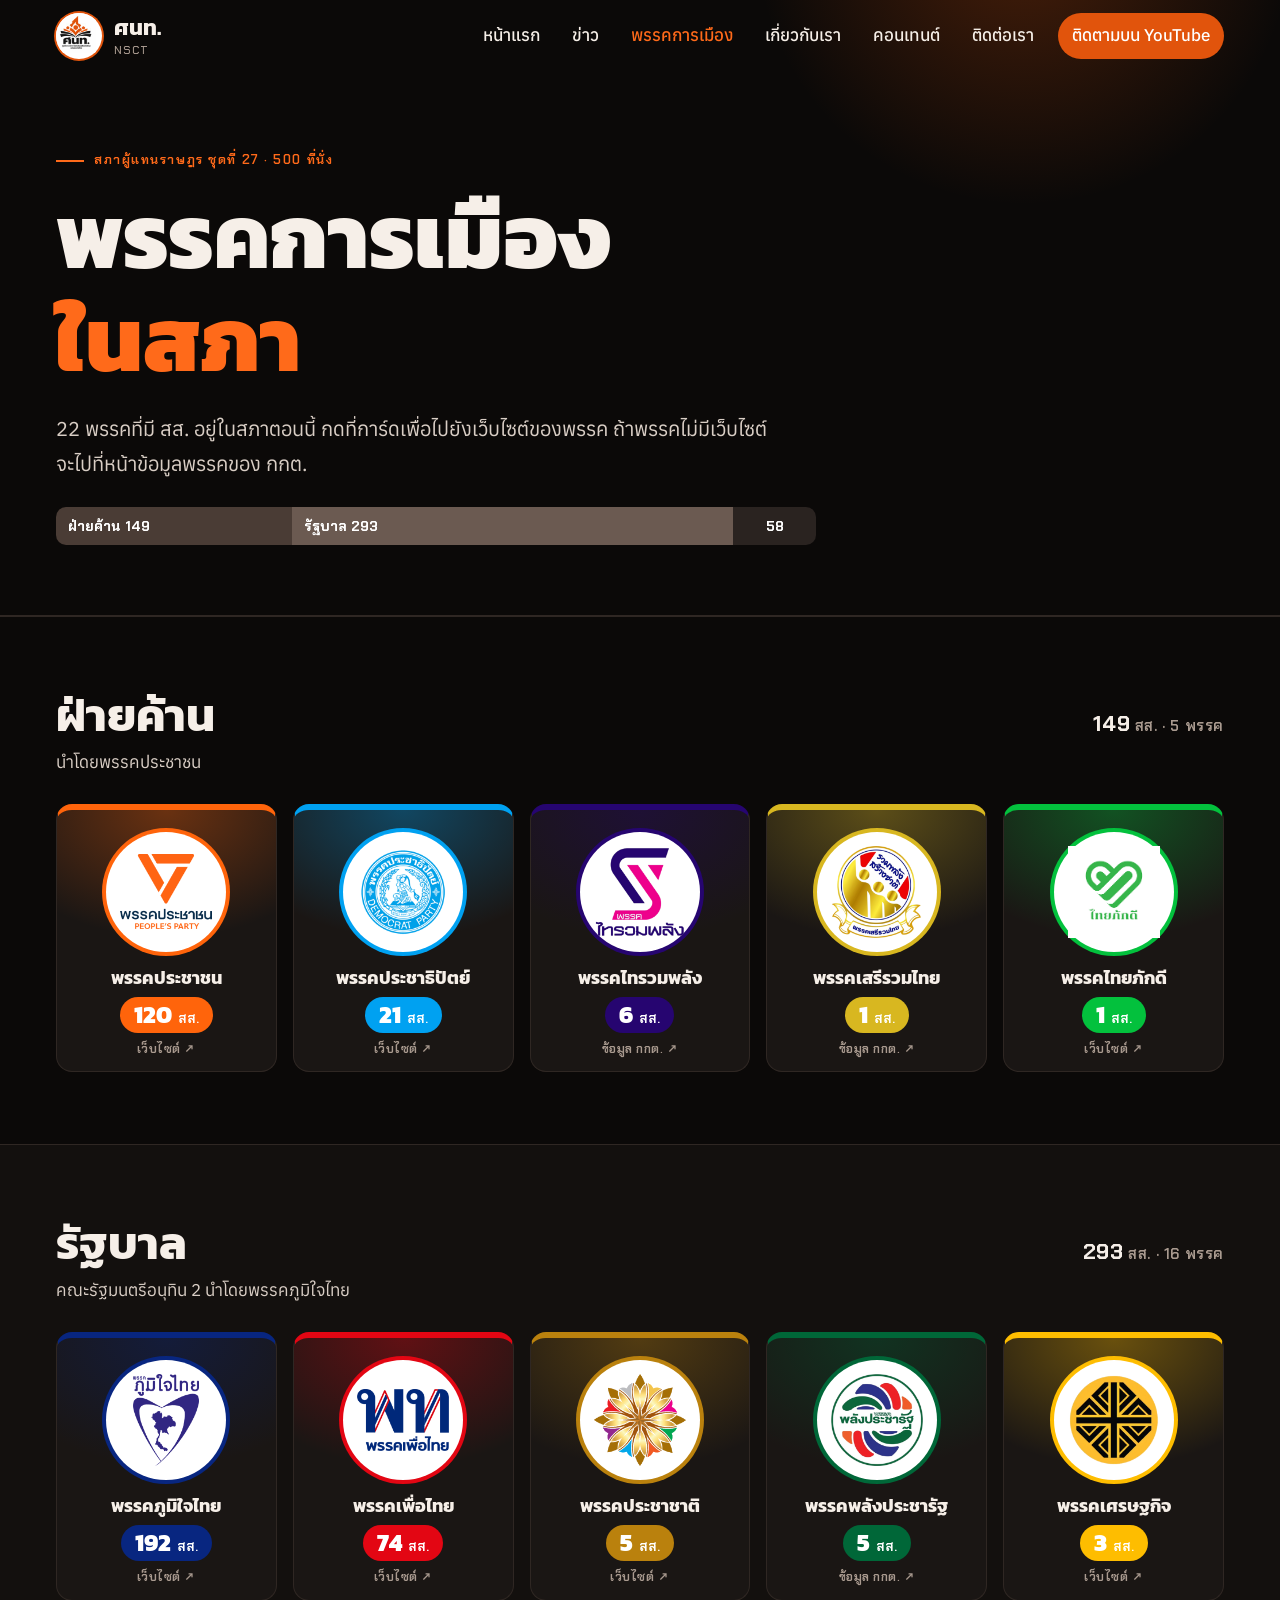
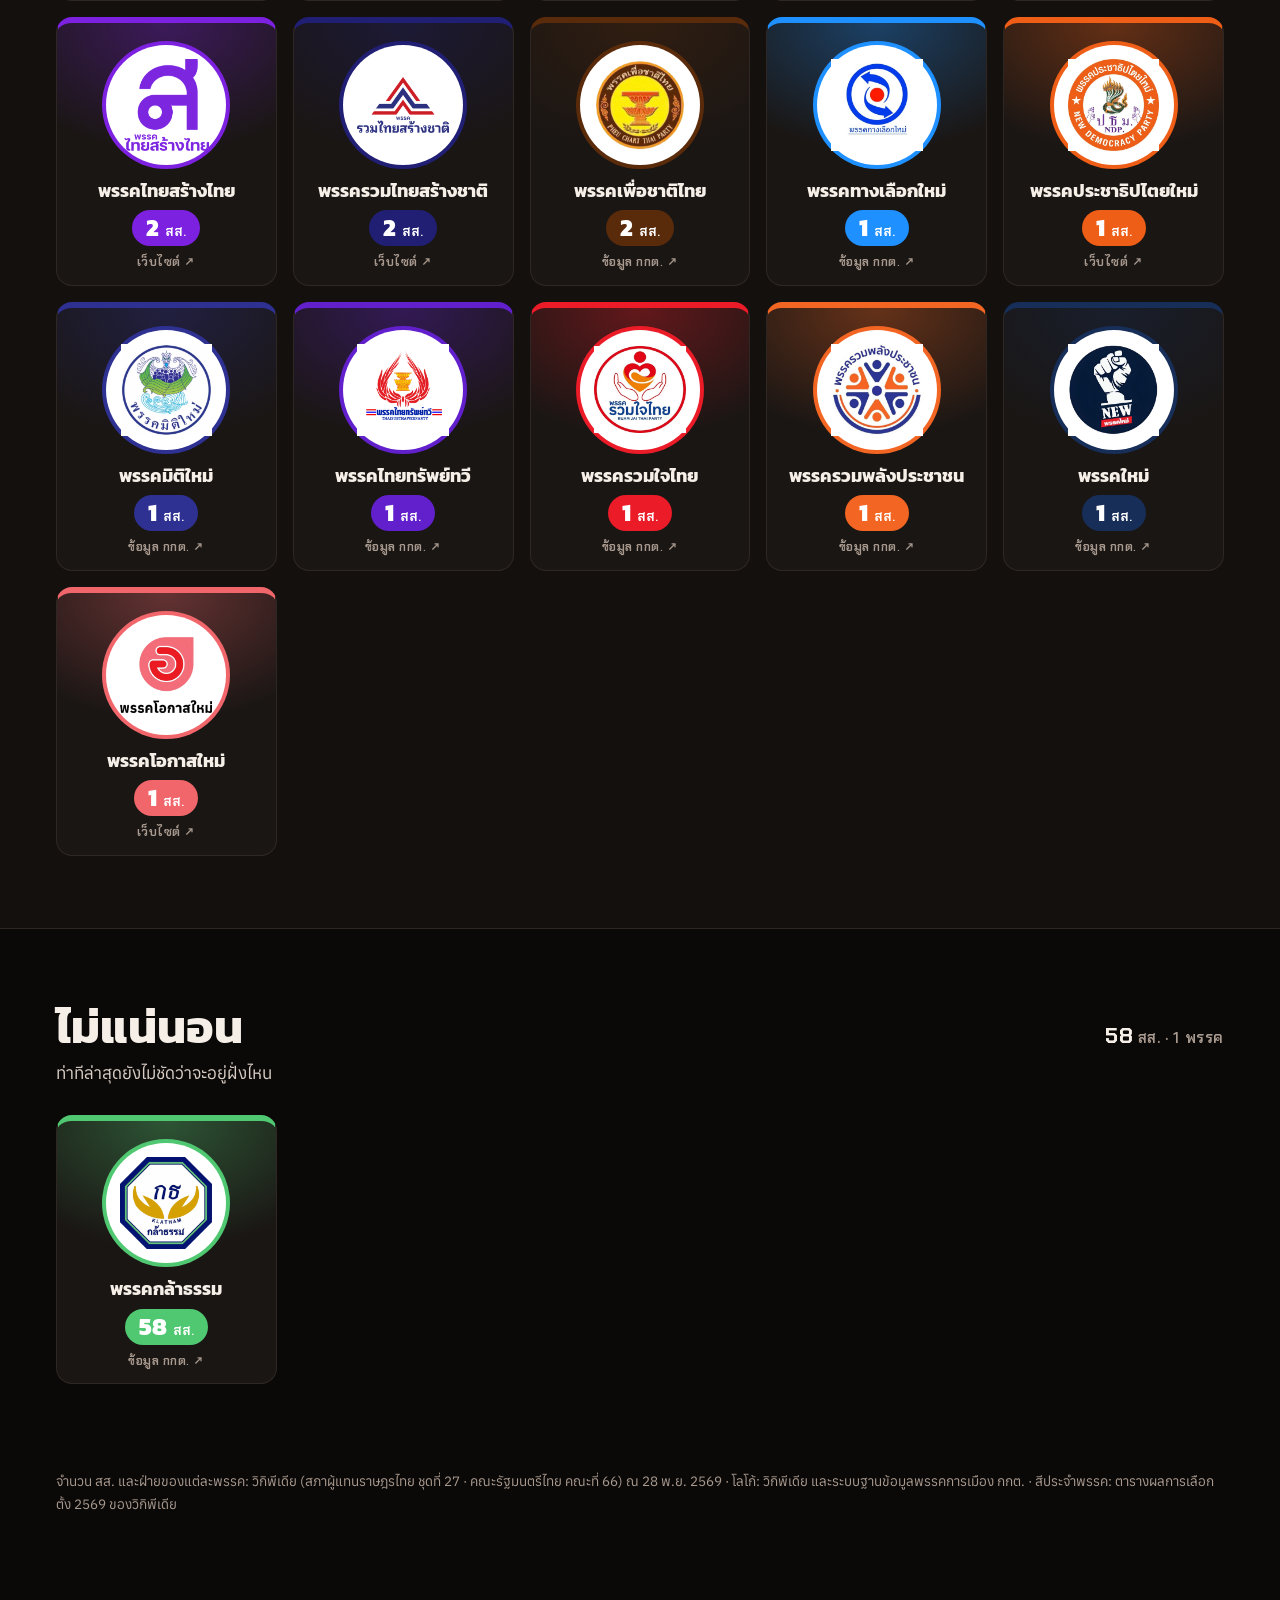
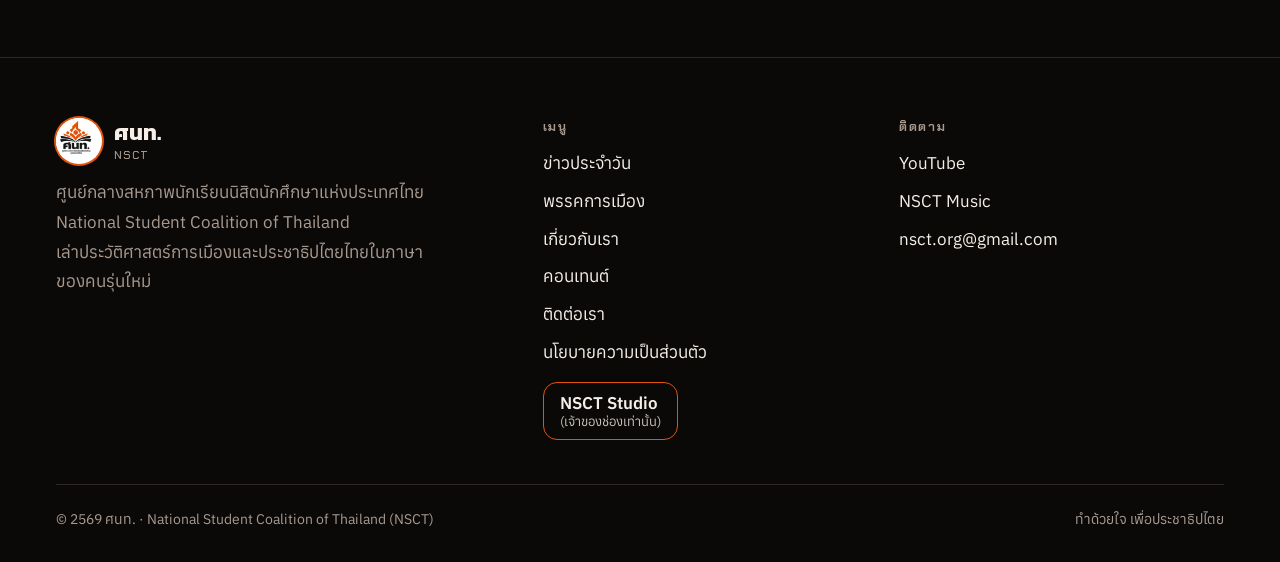
<file: parties.html>
<!doctype html>
<html lang="th">
<head>
<meta charset="utf-8">
<meta name="viewport" content="width=device-width, initial-scale=1, viewport-fit=cover">
<title>พรรคการเมือง · ศนท. - NSCT</title>
<meta name="description" content="พรรคการเมืองที่มี สส. ในสภาผู้แทนราษฎรชุดที่ 27 แยกเป็นฝ่ายค้าน รัฐบาล และไม่แน่นอน พร้อมจำนวน สส. และลิงก์ไปยังพรรค">
<meta name="theme-color" content="#0b0908">
<meta property="og:title" content="พรรคการเมือง · ศนท. - NSCT">
<meta property="og:description" content="พรรคการเมืองที่มี สส. ในสภาผู้แทนราษฎรชุดที่ 27 แยกเป็นฝ่ายค้าน รัฐบาล และไม่แน่นอน พร้อมจำนวน สส. และลิงก์ไปยังพรรค">
<meta property="og:image" content="https://nsct-org.github.io/assets/og.jpg">
<meta property="og:type" content="website">
<link rel="icon" href="assets/emblem-dark.png">
<link rel="apple-touch-icon" href="assets/apple-touch-icon.png">
<link rel="preconnect" href="https://fonts.googleapis.com">
<link rel="preconnect" href="https://fonts.gstatic.com" crossorigin>
<link rel="stylesheet" href="https://fonts.googleapis.com/css2?family=Anuphan:wght@400;500;600&family=Chakra+Petch:wght@500;600;700&family=Kanit:wght@200;600;700;800&display=swap">
<link rel="stylesheet" href="style.css?v=4437ad2a">
<script src="site.js?v=a0ddd87e" defer></script>
</head>
<body>
<a class="skip" href="#main">ข้ามไปเนื้อหา</a>

<div class="curtain" aria-hidden="true"><b>ศนท.</b></div>
<header class="site-header">
  <div class="wrap bar">
    <a class="brand" href="./" aria-label="ศนท. หน้าแรก">
      <span class="badge-sm"><img src="assets/emblem-badge.jpg" alt="" width="44" height="44"></span>
      <div><b>ศนท.</b><span>NSCT</span></div>
    </a>
    <button class="menu-btn" type="button" aria-label="เมนู" aria-expanded="false" aria-controls="nav"><span></span><span></span><span></span></button>
    <nav class="nav" id="nav" aria-label="เมนูหลัก">
      <a href="./">หน้าแรก</a>
      <a href="news">ข่าว</a>
      <a href="parties" aria-current="page">พรรคการเมือง</a>
      <a href="about">เกี่ยวกับเรา</a>
      <a href="content">คอนเทนต์</a>
      <a href="contact">ติดต่อเรา</a>
      <a class="cta" href="https://www.youtube.com/channel/UCBhQ84tXMB9-YaUmZKiK6jA" target="_blank" rel="noopener">ติดตามบน YouTube</a>
    </nav>
  </div>
</header>

<main id="main">
<section class="page-hero phero">
  <div class="wrap">
    <span class="eyebrow fade">สภาผู้แทนราษฎร ชุดที่ 27 · 500 ที่นั่ง</span>
    <h1>พรรคการเมือง<br><span class="hot">ในสภา</span></h1>
    <p class="lede fade">22 พรรคที่มี สส. อยู่ในสภาตอนนี้ กดที่การ์ดเพื่อไปยังเว็บไซต์ของพรรค ถ้าพรรคไม่มีเว็บไซต์ จะไปที่หน้าข้อมูลพรรคของ กกต.</p>
    <div class="pbar" role="img" aria-label="ฝ่ายค้าน 149 รัฐบาล 293 ไม่แน่นอน 58 ที่นั่ง"><span class="b-opp" style="flex:149">ฝ่ายค้าน 149</span><span class="b-gov" style="flex:293">รัฐบาล 293</span><span class="b-unc" style="flex:58">58</span></div>
  </div>
</section>
<section class="pgroup opp" aria-labelledby="h-opp">
  <div class="wrap">
    <div class="pg-head"><h2 id="h-opp">ฝ่ายค้าน</h2><span class="pg-count"><b>149</b> สส. · 5 พรรค</span></div>
    <p class="pg-note">นำโดยพรรคประชาชน</p>
    <div class="pgrid">
      <a class="pcard" href="https://peoplesparty.or.th" target="_blank" rel="noopener" style="--pc:#FF640B">
        <span class="plogo"><img src="assets/parties/peoples.png" alt="โลโก้พรรคประชาชน" loading="lazy" width="120" height="120"></span>
        <span class="pname">พรรคประชาชน</span>
        <span class="pseats"><b>120</b> สส.</span>
        <span class="plink">เว็บไซต์ &#8599;</span>
      </a>
      <a class="pcard" href="https://democrat.or.th/" target="_blank" rel="noopener" style="--pc:#00A1F1">
        <span class="plogo"><img src="assets/parties/democrat.png" alt="โลโก้พรรคประชาธิปัตย์" loading="lazy" width="120" height="120"></span>
        <span class="pname">พรรคประชาธิปัตย์</span>
        <span class="pseats"><b>21</b> สส.</span>
        <span class="plink">เว็บไซต์ &#8599;</span>
      </a>
      <a class="pcard" href="https://party.ect.go.th/party-info/140" target="_blank" rel="noopener" style="--pc:#260570">
        <span class="plogo"><img src="assets/parties/thairuampalang.png" alt="โลโก้พรรคไทรวมพลัง" loading="lazy" width="120" height="120"></span>
        <span class="pname">พรรคไทรวมพลัง</span>
        <span class="pseats"><b>6</b> สส.</span>
        <span class="plink">ข้อมูล กกต. &#8599;</span>
      </a>
      <a class="pcard" href="https://party.ect.go.th/party-info/38" target="_blank" rel="noopener" style="--pc:#D8B720">
        <span class="plogo"><img src="assets/parties/seriruamthai.png" alt="โลโก้พรรคเสรีรวมไทย" loading="lazy" width="120" height="120"></span>
        <span class="pname">พรรคเสรีรวมไทย</span>
        <span class="pseats"><b>1</b> สส.</span>
        <span class="plink">ข้อมูล กกต. &#8599;</span>
      </a>
      <a class="pcard" href="https://thaipakdee.org" target="_blank" rel="noopener" style="--pc:#03C13D">
        <span class="plogo"><img src="assets/parties/thaipakdee.png" alt="โลโก้พรรคไทยภักดี" loading="lazy" width="120" height="120"></span>
        <span class="pname">พรรคไทยภักดี</span>
        <span class="pseats"><b>1</b> สส.</span>
        <span class="plink">เว็บไซต์ &#8599;</span>
      </a>
    </div>
  </div>
</section>
<section class="pgroup gov" aria-labelledby="h-gov">
  <div class="wrap">
    <div class="pg-head"><h2 id="h-gov">รัฐบาล</h2><span class="pg-count"><b>293</b> สส. · 16 พรรค</span></div>
    <p class="pg-note">คณะรัฐมนตรีอนุทิน 2 นำโดยพรรคภูมิใจไทย</p>
    <div class="pgrid">
      <a class="pcard" href="https://bhumjaithai.com" target="_blank" rel="noopener" style="--pc:#082680">
        <span class="plogo"><img src="assets/parties/bhumjaithai.png" alt="โลโก้พรรคภูมิใจไทย" loading="lazy" width="120" height="120"></span>
        <span class="pname">พรรคภูมิใจไทย</span>
        <span class="pseats"><b>192</b> สส.</span>
        <span class="plink">เว็บไซต์ &#8599;</span>
      </a>
      <a class="pcard" href="https://www.ptp.or.th" target="_blank" rel="noopener" style="--pc:#E30613">
        <span class="plogo"><img src="assets/parties/pheuthai.png" alt="โลโก้พรรคเพื่อไทย" loading="lazy" width="120" height="120"></span>
        <span class="pname">พรรคเพื่อไทย</span>
        <span class="pseats"><b>74</b> สส.</span>
        <span class="plink">เว็บไซต์ &#8599;</span>
      </a>
      <a class="pcard" href="https://prachachat.org/" target="_blank" rel="noopener" style="--pc:#BA810D">
        <span class="plogo"><img src="assets/parties/prachachat.png" alt="โลโก้พรรคประชาชาติ" loading="lazy" width="120" height="120"></span>
        <span class="pname">พรรคประชาชาติ</span>
        <span class="pseats"><b>5</b> สส.</span>
        <span class="plink">เว็บไซต์ &#8599;</span>
      </a>
      <a class="pcard" href="https://party.ect.go.th/party-info/81" target="_blank" rel="noopener" style="--pc:#006738">
        <span class="plogo"><img src="assets/parties/pprp.png" alt="โลโก้พรรคพลังประชารัฐ" loading="lazy" width="120" height="120"></span>
        <span class="pname">พรรคพลังประชารัฐ</span>
        <span class="pseats"><b>5</b> สส.</span>
        <span class="plink">ข้อมูล กกต. &#8599;</span>
      </a>
      <a class="pcard" href="https://economicparty.org" target="_blank" rel="noopener" style="--pc:#FEBD00">
        <span class="plogo"><img src="assets/parties/economic.png" alt="โลโก้พรรคเศรษฐกิจ" loading="lazy" width="120" height="120"></span>
        <span class="pname">พรรคเศรษฐกิจ</span>
        <span class="pseats"><b>3</b> สส.</span>
        <span class="plink">เว็บไซต์ &#8599;</span>
      </a>
      <a class="pcard" href="https://thaisangthai.org/" target="_blank" rel="noopener" style="--pc:#7D21E0">
        <span class="plogo"><img src="assets/parties/thaisangthai.png" alt="โลโก้พรรคไทยสร้างไทย" loading="lazy" width="120" height="120"></span>
        <span class="pname">พรรคไทยสร้างไทย</span>
        <span class="pseats"><b>2</b> สส.</span>
        <span class="plink">เว็บไซต์ &#8599;</span>
      </a>
      <a class="pcard" href="https://unitedthaination.or.th/" target="_blank" rel="noopener" style="--pc:#201F73">
        <span class="plogo"><img src="assets/parties/utn.png" alt="โลโก้พรรครวมไทยสร้างชาติ" loading="lazy" width="120" height="120"></span>
        <span class="pname">พรรครวมไทยสร้างชาติ</span>
        <span class="pseats"><b>2</b> สส.</span>
        <span class="plink">เว็บไซต์ &#8599;</span>
      </a>
      <a class="pcard" href="https://party.ect.go.th/party-info/74" target="_blank" rel="noopener" style="--pc:#5A2B0B">
        <span class="plogo"><img src="assets/parties/pheuchartthai.png" alt="โลโก้พรรคเพื่อชาติไทย" loading="lazy" width="120" height="120"></span>
        <span class="pname">พรรคเพื่อชาติไทย</span>
        <span class="pseats"><b>2</b> สส.</span>
        <span class="plink">ข้อมูล กกต. &#8599;</span>
      </a>
      <a class="pcard" href="https://party.ect.go.th/party-info/59" target="_blank" rel="noopener" style="--pc:#1E90FF">
        <span class="plogo"><img src="assets/parties/newalternative.png" alt="โลโก้พรรคทางเลือกใหม่" loading="lazy" width="120" height="120"></span>
        <span class="pname">พรรคทางเลือกใหม่</span>
        <span class="pseats"><b>1</b> สส.</span>
        <span class="plink">ข้อมูล กกต. &#8599;</span>
      </a>
      <a class="pcard" href="https://newdemocratic.org/" target="_blank" rel="noopener" style="--pc:#EE5E17">
        <span class="plogo"><img src="assets/parties/newdemocracy.png" alt="โลโก้พรรคประชาธิปไตยใหม่" loading="lazy" width="120" height="120"></span>
        <span class="pname">พรรคประชาธิปไตยใหม่</span>
        <span class="pseats"><b>1</b> สส.</span>
        <span class="plink">เว็บไซต์ &#8599;</span>
      </a>
      <a class="pcard" href="https://party.ect.go.th/party-info/131" target="_blank" rel="noopener" style="--pc:#2E3192">
        <span class="plogo"><img src="assets/parties/mitimai.png" alt="โลโก้พรรคมิติใหม่" loading="lazy" width="120" height="120"></span>
        <span class="pname">พรรคมิติใหม่</span>
        <span class="pseats"><b>1</b> สส.</span>
        <span class="plink">ข้อมูล กกต. &#8599;</span>
      </a>
      <a class="pcard" href="https://party.ect.go.th/party-info/156" target="_blank" rel="noopener" style="--pc:#6120CC">
        <span class="plogo"><img src="assets/parties/thaisapthawee.png" alt="โลโก้พรรคไทยทรัพย์ทวี" loading="lazy" width="120" height="120"></span>
        <span class="pname">พรรคไทยทรัพย์ทวี</span>
        <span class="pseats"><b>1</b> สส.</span>
        <span class="plink">ข้อมูล กกต. &#8599;</span>
      </a>
      <a class="pcard" href="https://party.ect.go.th/party-info/152" target="_blank" rel="noopener" style="--pc:#EB1B28">
        <span class="plogo"><img src="assets/parties/ruamjaithai.png" alt="โลโก้พรรครวมใจไทย" loading="lazy" width="120" height="120"></span>
        <span class="pname">พรรครวมใจไทย</span>
        <span class="pseats"><b>1</b> สส.</span>
        <span class="plink">ข้อมูล กกต. &#8599;</span>
      </a>
      <a class="pcard" href="https://party.ect.go.th/party-info/157" target="_blank" rel="noopener" style="--pc:#F26522">
        <span class="plogo"><img src="assets/parties/ruampalangprachachon.png" alt="โลโก้พรรครวมพลังประชาชน" loading="lazy" width="120" height="120"></span>
        <span class="pname">พรรครวมพลังประชาชน</span>
        <span class="pseats"><b>1</b> สส.</span>
        <span class="plink">ข้อมูล กกต. &#8599;</span>
      </a>
      <a class="pcard" href="https://party.ect.go.th/party-info/146" target="_blank" rel="noopener" style="--pc:#172E58">
        <span class="plogo"><img src="assets/parties/newparty.png" alt="โลโก้พรรคใหม่" loading="lazy" width="120" height="120"></span>
        <span class="pname">พรรคใหม่</span>
        <span class="pseats"><b>1</b> สส.</span>
        <span class="plink">ข้อมูล กกต. &#8599;</span>
      </a>
      <a class="pcard" href="https://okardmai.or.th" target="_blank" rel="noopener" style="--pc:#F0666B">
        <span class="plogo"><img src="assets/parties/newopportunity.png" alt="โลโก้พรรคโอกาสใหม่" loading="lazy" width="120" height="120"></span>
        <span class="pname">พรรคโอกาสใหม่</span>
        <span class="pseats"><b>1</b> สส.</span>
        <span class="plink">เว็บไซต์ &#8599;</span>
      </a>
    </div>
  </div>
</section>
<section class="pgroup unc" aria-labelledby="h-unc">
  <div class="wrap">
    <div class="pg-head"><h2 id="h-unc">ไม่แน่นอน</h2><span class="pg-count"><b>58</b> สส. · 1 พรรค</span></div>
    <p class="pg-note">ท่าทีล่าสุดยังไม่ชัดว่าจะอยู่ฝั่งไหน</p>
    <div class="pgrid">
      <a class="pcard" href="https://party.ect.go.th/party-info/121" target="_blank" rel="noopener" style="--pc:#50C871">
        <span class="plogo"><img src="assets/parties/klatham.png" alt="โลโก้พรรคกล้าธรรม" loading="lazy" width="120" height="120"></span>
        <span class="pname">พรรคกล้าธรรม</span>
        <span class="pseats"><b>58</b> สส.</span>
        <span class="plink">ข้อมูล กกต. &#8599;</span>
      </a>
    </div>
  </div>
</section>
<section class="section" style="padding-top:0">
  <div class="wrap"><p class="muted psrc">จำนวน สส. และฝ่ายของแต่ละพรรค: วิกิพีเดีย (สภาผู้แทนราษฎรไทย ชุดที่ 27 · คณะรัฐมนตรีไทย คณะที่ 66) ณ 28 พ.ย. 2569 · โลโก้: วิกิพีเดีย และระบบฐานข้อมูลพรรคการเมือง กกต. · สีประจำพรรค: ตารางผลการเลือกตั้ง 2569 ของวิกิพีเดีย</p></div>
</section>
</main>

<footer class="site-footer">
  <div class="wrap">
    <div class="foot-grid">
      <div>
        <a class="brand" href="./"><span class="badge-sm"><img src="assets/emblem-badge.jpg" alt="" width="44" height="44"></span><div><b>ศนท.</b><span>NSCT</span></div></a>
        <p class="muted" style="margin-top:14px;max-width:38ch">ศูนย์กลางสหภาพนักเรียนนิสิตนักศึกษาแห่งประเทศไทย<br><span lang="en">National Student Coalition of Thailand</span><br>เล่าประวัติศาสตร์การเมืองและประชาธิปไตยไทยในภาษาของคนรุ่นใหม่</p>
      </div>
      <div>
        <h4>เมนู</h4>
        <ul>
          <li><a href="news">ข่าวประจำวัน</a></li>
          <li><a href="parties">พรรคการเมือง</a></li>
          <li><a href="about">เกี่ยวกับเรา</a></li>
          <li><a href="content">คอนเทนต์</a></li>
          <li><a href="contact">ติดต่อเรา</a></li>
          <li><a href="privacy">นโยบายความเป็นส่วนตัว</a></li>
          <li><a class="studio-btn" href="https://nsct-studio.nsct-org.workers.dev/" target="_blank" rel="noopener">NSCT Studio <small>(เจ้าของช่องเท่านั้น)</small></a></li>
        </ul>
      </div>
      <div>
        <h4>ติดตาม</h4>
        <ul>
          <li><a href="https://www.youtube.com/channel/UCBhQ84tXMB9-YaUmZKiK6jA" target="_blank" rel="noopener">YouTube</a></li>
          <li><a href="https://www.youtube.com/playlist?list=PLZ_5bGJRwCBQ" target="_blank" rel="noopener">NSCT Music</a></li>
          <li><a href="mailto:nsct.org@gmail.com">nsct.org@gmail.com</a></li>
        </ul>
      </div>
    </div>
    <div class="fine"><span>© <span data-year>2569</span> ศนท. · National Student Coalition of Thailand (NSCT)</span><span>ทำด้วยใจ เพื่อประชาธิปไตย</span></div>
  </div>
</footer>
</body>
</html>
</file>
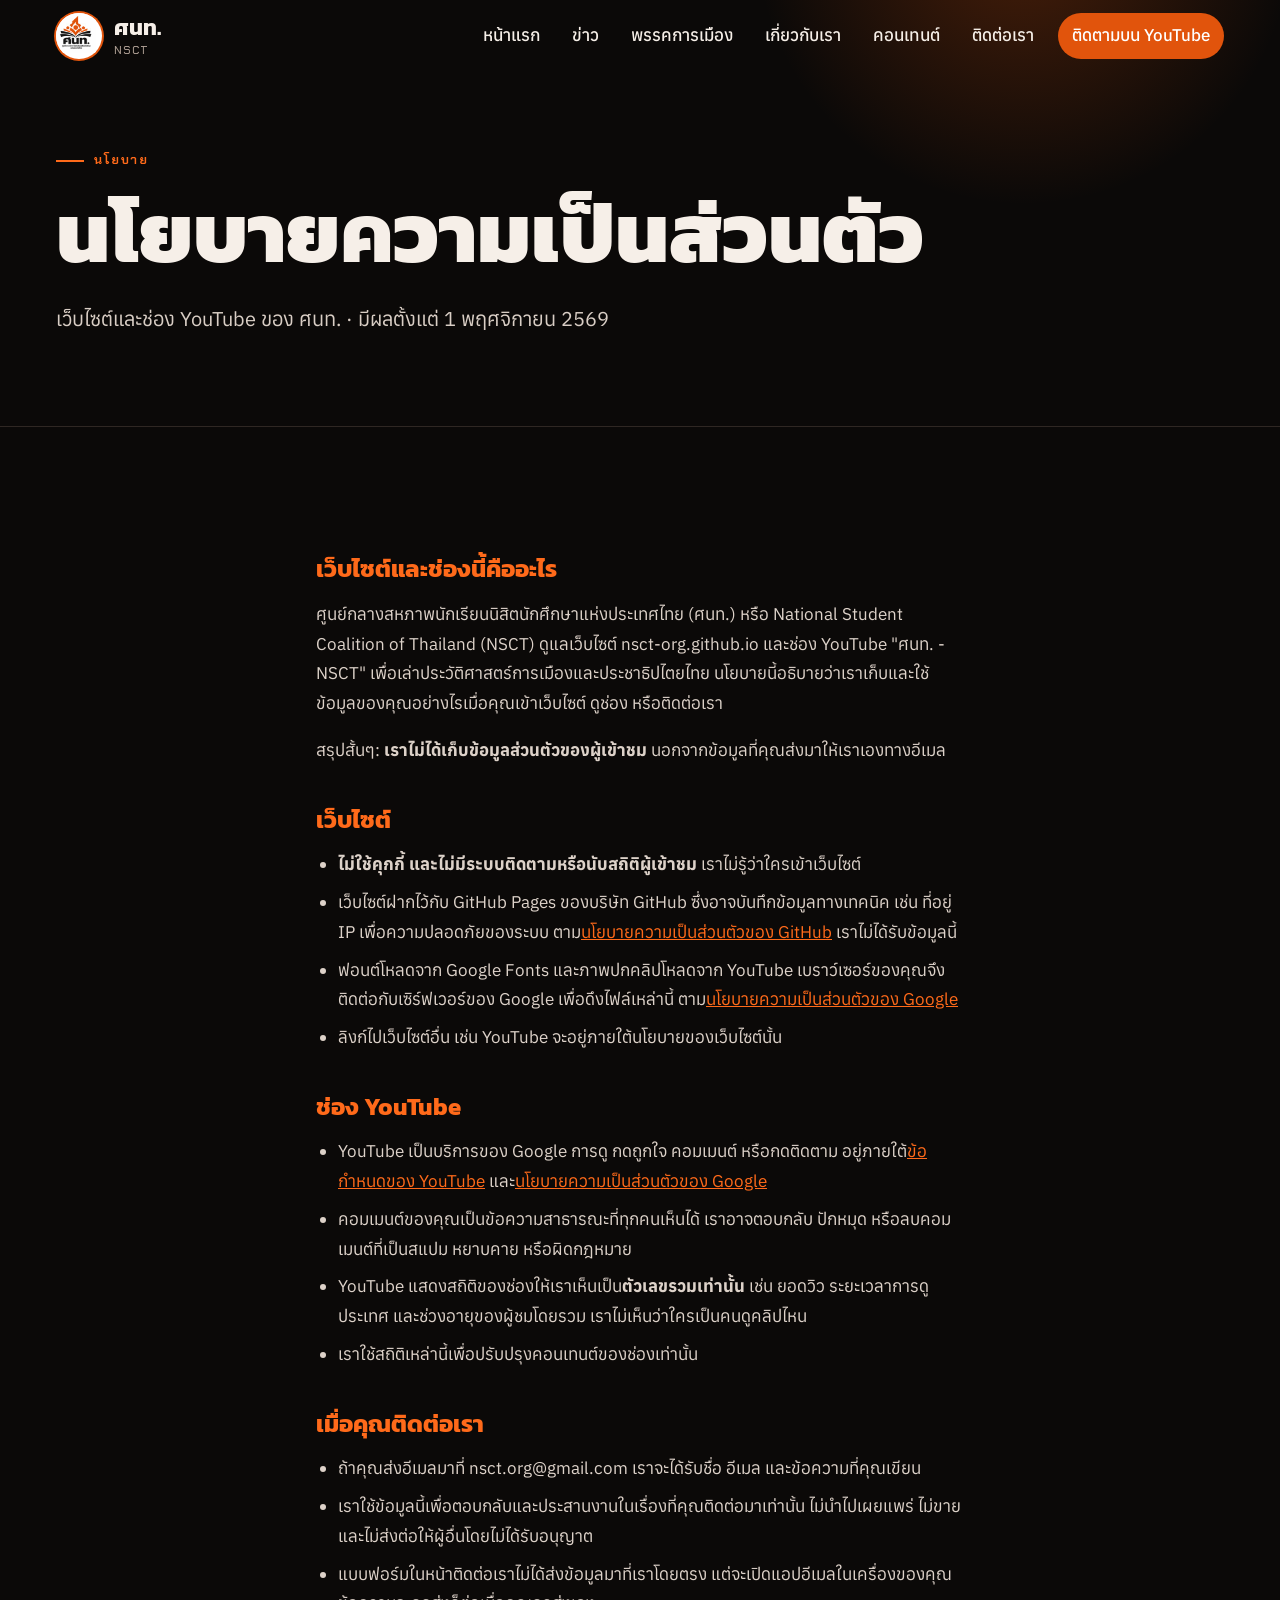
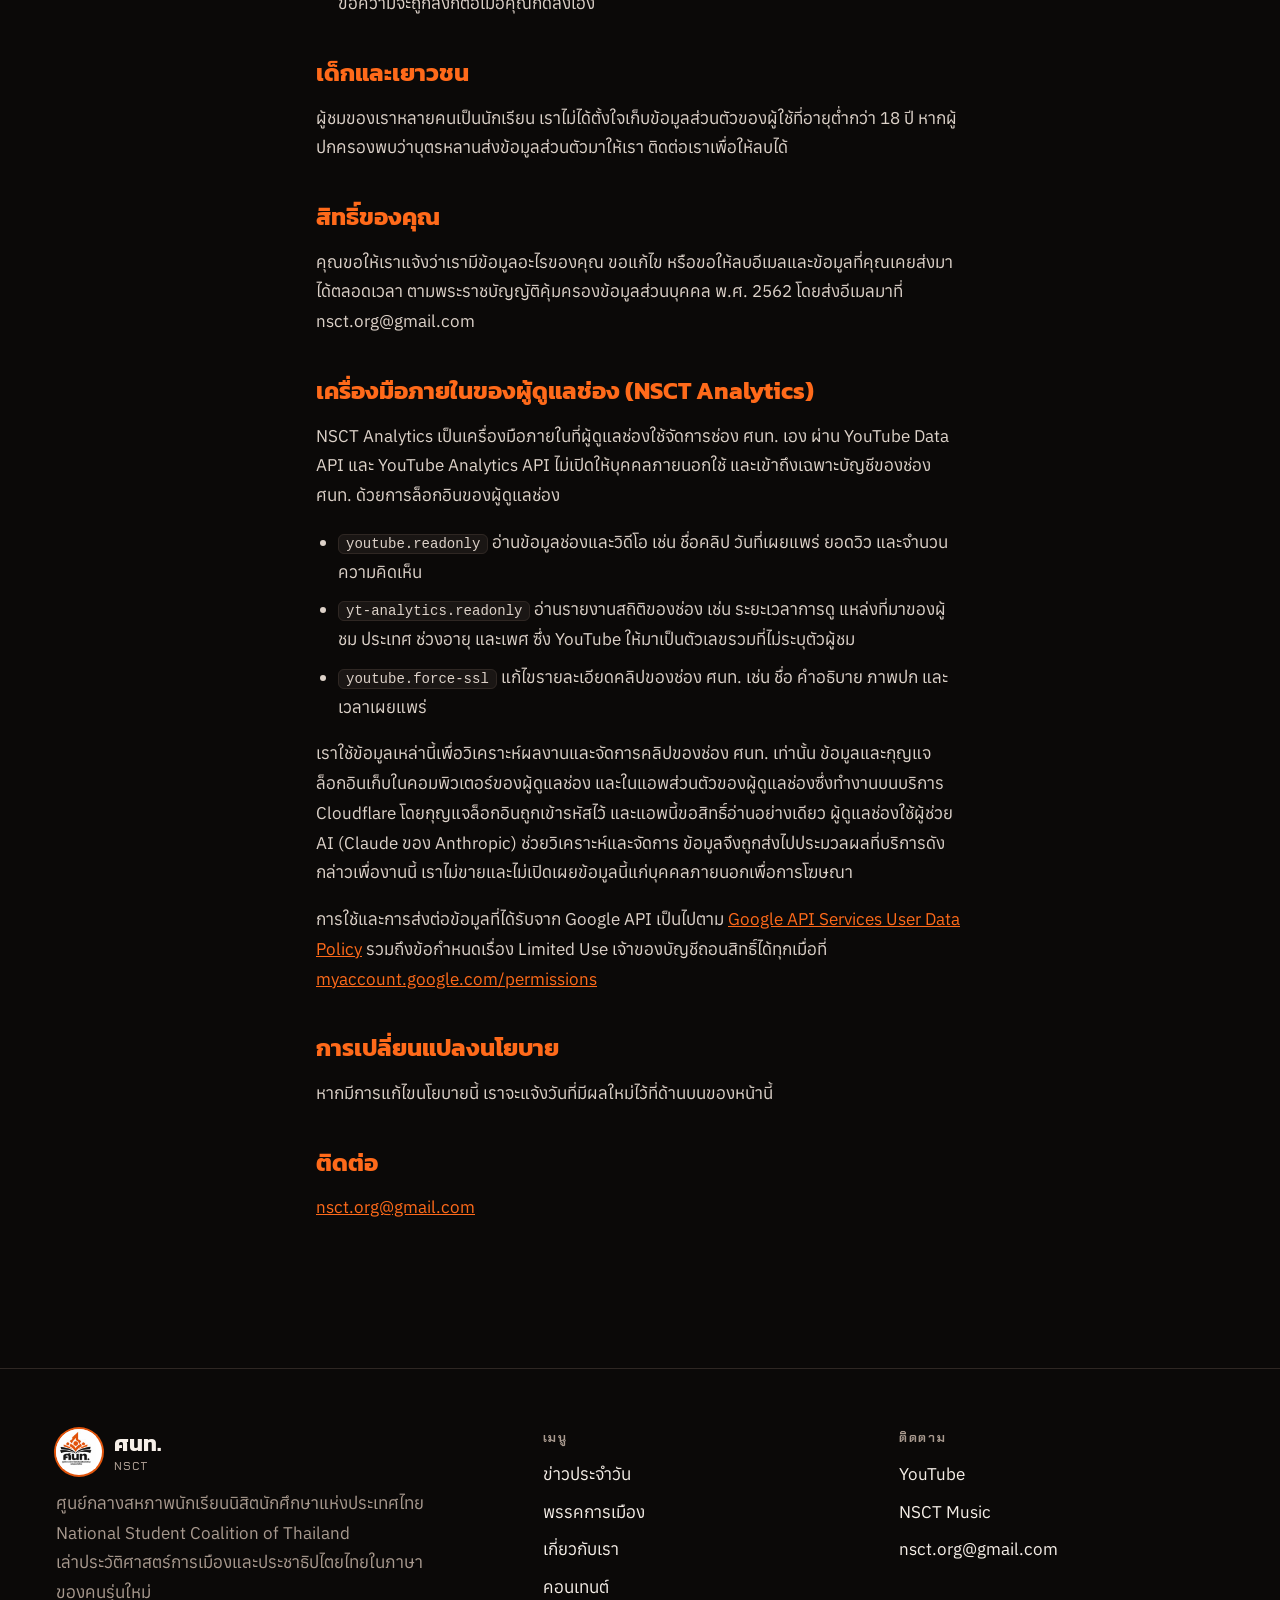
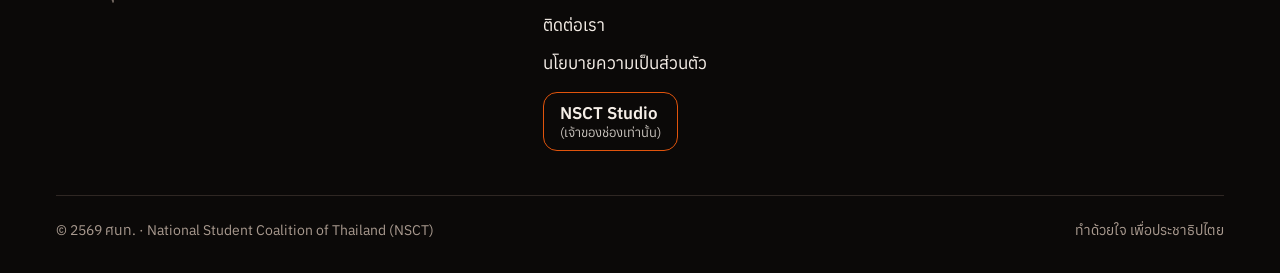
<file: privacy.html>
<!doctype html>
<html lang="th">
<head>
<meta charset="utf-8">
<meta name="viewport" content="width=device-width, initial-scale=1, viewport-fit=cover">
<title>นโยบายความเป็นส่วนตัว · ศนท. - NSCT</title>
<meta name="description" content="นโยบายความเป็นส่วนตัวของเว็บไซต์และช่อง YouTube ศนท. - National Student Coalition of Thailand">
<meta name="theme-color" content="#0b0908">
<meta property="og:title" content="นโยบายความเป็นส่วนตัว · ศนท. - NSCT">
<meta property="og:description" content="นโยบายความเป็นส่วนตัวของเว็บไซต์และช่อง YouTube ศนท. - National Student Coalition of Thailand">
<meta property="og:image" content="https://nsct-org.github.io/assets/og.jpg">
<meta property="og:type" content="website">
<link rel="icon" href="assets/emblem-dark.png">
<link rel="apple-touch-icon" href="assets/apple-touch-icon.png">
<link rel="preconnect" href="https://fonts.googleapis.com">
<link rel="preconnect" href="https://fonts.gstatic.com" crossorigin>
<link rel="stylesheet" href="https://fonts.googleapis.com/css2?family=Anuphan:wght@400;500;600&family=Chakra+Petch:wght@500;600;700&family=Kanit:wght@200;600;700;800&display=swap">
<link rel="stylesheet" href="style.css?v=4437ad2a">
<script src="site.js?v=a0ddd87e" defer></script>
</head>
<body>
<a class="skip" href="#main">ข้ามไปเนื้อหา</a>

<div class="curtain" aria-hidden="true"><b>ศนท.</b></div>
<header class="site-header">
  <div class="wrap bar">
    <a class="brand" href="./" aria-label="ศนท. หน้าแรก">
      <span class="badge-sm"><img src="assets/emblem-badge.jpg" alt="" width="44" height="44"></span>
      <div><b>ศนท.</b><span>NSCT</span></div>
    </a>
    <button class="menu-btn" type="button" aria-label="เมนู" aria-expanded="false" aria-controls="nav"><span></span><span></span><span></span></button>
    <nav class="nav" id="nav" aria-label="เมนูหลัก">
      <a href="./">หน้าแรก</a>
      <a href="news">ข่าว</a>
      <a href="parties">พรรคการเมือง</a>
      <a href="about">เกี่ยวกับเรา</a>
      <a href="content">คอนเทนต์</a>
      <a href="contact">ติดต่อเรา</a>
      <a class="cta" href="https://www.youtube.com/channel/UCBhQ84tXMB9-YaUmZKiK6jA" target="_blank" rel="noopener">ติดตามบน YouTube</a>
    </nav>
  </div>
</header>

<main id="main">
<section class="page-hero">
  <div class="wrap">
    <span class="eyebrow fade">นโยบาย</span>
    <h1>นโยบายความเป็นส่วนตัว</h1>
    <p class="lede fade">เว็บไซต์และช่อง YouTube ของ ศนท. · มีผลตั้งแต่ 1 พฤศจิกายน 2569</p>
  </div>
</section>

<section class="section">
  <div class="wrap legal">
    <h2 style="margin-top:0">เว็บไซต์และช่องนี้คืออะไร</h2>
    <p>ศูนย์กลางสหภาพนักเรียนนิสิตนักศึกษาแห่งประเทศไทย (ศนท.) หรือ National Student Coalition of Thailand (NSCT) ดูแลเว็บไซต์ nsct-org.github.io และช่อง YouTube "ศนท. - NSCT" เพื่อเล่าประวัติศาสตร์การเมืองและประชาธิปไตยไทย นโยบายนี้อธิบายว่าเราเก็บและใช้ข้อมูลของคุณอย่างไรเมื่อคุณเข้าเว็บไซต์ ดูช่อง หรือติดต่อเรา</p>
    <p>สรุปสั้นๆ: <strong>เราไม่ได้เก็บข้อมูลส่วนตัวของผู้เข้าชม</strong> นอกจากข้อมูลที่คุณส่งมาให้เราเองทางอีเมล</p>

    <h2>เว็บไซต์</h2>
    <ul>
      <li><strong>ไม่ใช้คุกกี้ และไม่มีระบบติดตามหรือนับสถิติผู้เข้าชม</strong> เราไม่รู้ว่าใครเข้าเว็บไซต์</li>
      <li>เว็บไซต์ฝากไว้กับ GitHub Pages ของบริษัท GitHub ซึ่งอาจบันทึกข้อมูลทางเทคนิค เช่น ที่อยู่ IP เพื่อความปลอดภัยของระบบ ตาม<a href="https://docs.github.com/site-policy/privacy-policies/github-general-privacy-statement" target="_blank" rel="noopener">นโยบายความเป็นส่วนตัวของ GitHub</a> เราไม่ได้รับข้อมูลนี้</li>
      <li>ฟอนต์โหลดจาก Google Fonts และภาพปกคลิปโหลดจาก YouTube เบราว์เซอร์ของคุณจึงติดต่อกับเซิร์ฟเวอร์ของ Google เพื่อดึงไฟล์เหล่านี้ ตาม<a href="https://policies.google.com/privacy" target="_blank" rel="noopener">นโยบายความเป็นส่วนตัวของ Google</a></li>
      <li>ลิงก์ไปเว็บไซต์อื่น เช่น YouTube จะอยู่ภายใต้นโยบายของเว็บไซต์นั้น</li>
    </ul>

    <h2>ช่อง YouTube</h2>
    <ul>
      <li>YouTube เป็นบริการของ Google การดู กดถูกใจ คอมเมนต์ หรือกดติดตาม อยู่ภายใต้<a href="https://www.youtube.com/t/terms" target="_blank" rel="noopener">ข้อกำหนดของ YouTube</a> และ<a href="https://policies.google.com/privacy" target="_blank" rel="noopener">นโยบายความเป็นส่วนตัวของ Google</a></li>
      <li>คอมเมนต์ของคุณเป็นข้อความสาธารณะที่ทุกคนเห็นได้ เราอาจตอบกลับ ปักหมุด หรือลบคอมเมนต์ที่เป็นสแปม หยาบคาย หรือผิดกฎหมาย</li>
      <li>YouTube แสดงสถิติของช่องให้เราเห็นเป็น<strong>ตัวเลขรวมเท่านั้น</strong> เช่น ยอดวิว ระยะเวลาการดู ประเทศ และช่วงอายุของผู้ชมโดยรวม เราไม่เห็นว่าใครเป็นคนดูคลิปไหน</li>
      <li>เราใช้สถิติเหล่านี้เพื่อปรับปรุงคอนเทนต์ของช่องเท่านั้น</li>
    </ul>

    <h2>เมื่อคุณติดต่อเรา</h2>
    <ul>
      <li>ถ้าคุณส่งอีเมลมาที่ nsct.org@gmail.com เราจะได้รับชื่อ อีเมล และข้อความที่คุณเขียน</li>
      <li>เราใช้ข้อมูลนี้เพื่อตอบกลับและประสานงานในเรื่องที่คุณติดต่อมาเท่านั้น ไม่นำไปเผยแพร่ ไม่ขาย และไม่ส่งต่อให้ผู้อื่นโดยไม่ได้รับอนุญาต</li>
      <li>แบบฟอร์มในหน้าติดต่อเราไม่ได้ส่งข้อมูลมาที่เราโดยตรง แต่จะเปิดแอปอีเมลในเครื่องของคุณ ข้อความจะถูกส่งก็ต่อเมื่อคุณกดส่งเอง</li>
    </ul>

    <h2>เด็กและเยาวชน</h2>
    <p>ผู้ชมของเราหลายคนเป็นนักเรียน เราไม่ได้ตั้งใจเก็บข้อมูลส่วนตัวของผู้ใช้ที่อายุต่ำกว่า 18 ปี หากผู้ปกครองพบว่าบุตรหลานส่งข้อมูลส่วนตัวมาให้เรา ติดต่อเราเพื่อให้ลบได้</p>

    <h2>สิทธิ์ของคุณ</h2>
    <p>คุณขอให้เราแจ้งว่าเรามีข้อมูลอะไรของคุณ ขอแก้ไข หรือขอให้ลบอีเมลและข้อมูลที่คุณเคยส่งมาได้ตลอดเวลา ตามพระราชบัญญัติคุ้มครองข้อมูลส่วนบุคคล พ.ศ. 2562 โดยส่งอีเมลมาที่ nsct.org@gmail.com</p>

    <h2>เครื่องมือภายในของผู้ดูแลช่อง (NSCT Analytics)</h2>
    <p>NSCT Analytics เป็นเครื่องมือภายในที่ผู้ดูแลช่องใช้จัดการช่อง ศนท. เอง ผ่าน YouTube Data API และ YouTube Analytics API ไม่เปิดให้บุคคลภายนอกใช้ และเข้าถึงเฉพาะบัญชีของช่อง ศนท. ด้วยการล็อกอินของผู้ดูแลช่อง</p>
    <ul>
      <li><code>youtube.readonly</code> อ่านข้อมูลช่องและวิดีโอ เช่น ชื่อคลิป วันที่เผยแพร่ ยอดวิว และจำนวนความคิดเห็น</li>
      <li><code>yt-analytics.readonly</code> อ่านรายงานสถิติของช่อง เช่น ระยะเวลาการดู แหล่งที่มาของผู้ชม ประเทศ ช่วงอายุ และเพศ ซึ่ง YouTube ให้มาเป็นตัวเลขรวมที่ไม่ระบุตัวผู้ชม</li>
      <li><code>youtube.force-ssl</code> แก้ไขรายละเอียดคลิปของช่อง ศนท. เช่น ชื่อ คำอธิบาย ภาพปก และเวลาเผยแพร่</li>
    </ul>
    <p>เราใช้ข้อมูลเหล่านี้เพื่อวิเคราะห์ผลงานและจัดการคลิปของช่อง ศนท. เท่านั้น ข้อมูลและกุญแจล็อกอินเก็บในคอมพิวเตอร์ของผู้ดูแลช่อง และในแอพส่วนตัวของผู้ดูแลช่องซึ่งทำงานบนบริการ Cloudflare โดยกุญแจล็อกอินถูกเข้ารหัสไว้ และแอพนี้ขอสิทธิ์อ่านอย่างเดียว ผู้ดูแลช่องใช้ผู้ช่วย AI (Claude ของ Anthropic) ช่วยวิเคราะห์และจัดการ ข้อมูลจึงถูกส่งไปประมวลผลที่บริการดังกล่าวเพื่องานนี้ เราไม่ขายและไม่เปิดเผยข้อมูลนี้แก่บุคคลภายนอกเพื่อการโฆษณา</p>
    <p>การใช้และการส่งต่อข้อมูลที่ได้รับจาก Google API เป็นไปตาม <a href="https://developers.google.com/terms/api-services-user-data-policy" target="_blank" rel="noopener">Google API Services User Data Policy</a> รวมถึงข้อกำหนดเรื่อง Limited Use เจ้าของบัญชีถอนสิทธิ์ได้ทุกเมื่อที่ <a href="https://myaccount.google.com/permissions" target="_blank" rel="noopener">myaccount.google.com/permissions</a></p>

    <h2>การเปลี่ยนแปลงนโยบาย</h2>
    <p>หากมีการแก้ไขนโยบายนี้ เราจะแจ้งวันที่มีผลใหม่ไว้ที่ด้านบนของหน้านี้</p>

    <h2>ติดต่อ</h2>
    <p><a href="mailto:nsct.org@gmail.com">nsct.org@gmail.com</a></p>
  </div>
</section>
</main>

<footer class="site-footer">
  <div class="wrap">
    <div class="foot-grid">
      <div>
        <a class="brand" href="./"><span class="badge-sm"><img src="assets/emblem-badge.jpg" alt="" width="44" height="44"></span><div><b>ศนท.</b><span>NSCT</span></div></a>
        <p class="muted" style="margin-top:14px;max-width:38ch">ศูนย์กลางสหภาพนักเรียนนิสิตนักศึกษาแห่งประเทศไทย<br><span lang="en">National Student Coalition of Thailand</span><br>เล่าประวัติศาสตร์การเมืองและประชาธิปไตยไทยในภาษาของคนรุ่นใหม่</p>
      </div>
      <div>
        <h4>เมนู</h4>
        <ul>
          <li><a href="news">ข่าวประจำวัน</a></li>
          <li><a href="parties">พรรคการเมือง</a></li>
          <li><a href="about">เกี่ยวกับเรา</a></li>
          <li><a href="content">คอนเทนต์</a></li>
          <li><a href="contact">ติดต่อเรา</a></li>
          <li><a href="privacy">นโยบายความเป็นส่วนตัว</a></li>
          <li><a class="studio-btn" href="https://nsct-studio.nsct-org.workers.dev/" target="_blank" rel="noopener">NSCT Studio <small>(เจ้าของช่องเท่านั้น)</small></a></li>
        </ul>
      </div>
      <div>
        <h4>ติดตาม</h4>
        <ul>
          <li><a href="https://www.youtube.com/channel/UCBhQ84tXMB9-YaUmZKiK6jA" target="_blank" rel="noopener">YouTube</a></li>
          <li><a href="https://www.youtube.com/playlist?list=PLZ_5bGJRwCBQ" target="_blank" rel="noopener">NSCT Music</a></li>
          <li><a href="mailto:nsct.org@gmail.com">nsct.org@gmail.com</a></li>
        </ul>
      </div>
    </div>
    <div class="fine"><span>© <span data-year>2569</span> ศนท. · National Student Coalition of Thailand (NSCT)</span><span>ทำด้วยใจ เพื่อประชาธิปไตย</span></div>
  </div>
</footer>
</body>
</html>
</file>
<file: style.css>
/* ศนท. - NSCT
   Layout: protest-poster dark. Fixed header over a full-bleed hero with giant outlined years,
   an orange marquee band, then alternating dark sections. Orange is the only accent. */
:root {
  --ink: #0b0908;
  --ink-2: #13100e;
  --panel: #1a1614;
  --line: #2f2723;
  --fg: #f6efe8;
  --muted: #a99a8f;
  --orange: #e1540c;
  --orange-hot: #ff6a1a;
  --orange-deep: #8f3006;
  --font-display: "Kanit", "Anuphan", system-ui, sans-serif;
  --font-body: "Anuphan", "Noto Sans Thai", system-ui, sans-serif;
  --font-label: "Chakra Petch", "Anuphan", system-ui, sans-serif;
  --gutter: clamp(16px, 5vw, 56px);
  --max: 1280px;
  --ease: cubic-bezier(.2, .8, .2, 1);
  color-scheme: dark;
}
* { box-sizing: border-box; }
html { scroll-behavior: smooth; }
html, body { margin: 0; }
body { background: var(--ink); color: var(--fg); font: 17px/1.75 var(--font-body); overflow-x: hidden; }
img { max-width: 100%; height: auto; display: block; }
a { color: var(--orange-hot); }
:focus-visible { outline: 2px solid var(--orange-hot); outline-offset: 3px; }
.wrap { max-width: var(--max); margin-inline: auto; padding-inline: var(--gutter); }
.skip { position: absolute; left: -999px; top: 8px; background: var(--orange); color: #fff; padding: 8px 14px; border-radius: 6px; z-index: 100; }
.skip:focus { left: 8px; }

/* type */
h1, h2, h3 { font-family: var(--font-display); font-weight: 700; text-wrap: balance; margin: 0; line-height: 1.15; }
.eyebrow { font: 600 13px/1.6 var(--font-label); letter-spacing: .12em; text-transform: uppercase; color: var(--orange-hot); display: block; overflow-wrap: anywhere; }
.eyebrow::before { content: ""; display: inline-block; vertical-align: middle; width: 28px; height: 2px; background: currentColor; margin-right: 10px; }
.en-name { display: block; margin-top: 6px; font: 600 clamp(14px, 1.4vw, 16px)/1.4 var(--font-label); letter-spacing: .06em; color: var(--muted); }
.page-hero .en-name { margin: -6px 0 14px; }
.section-title { font-size: clamp(30px, 4.6vw, 52px); margin-top: 12px; }
.lede { font-size: clamp(17px, 1.6vw, 20px); color: #d9cec5; max-width: 60ch; }
.muted { color: var(--muted); }
.hot { color: var(--orange-hot); }

/* buttons */
.btns { display: flex; gap: 12px; flex-wrap: wrap; }
.btn {
  --b: var(--orange);
  display: inline-flex; align-items: center; gap: 10px; padding: 13px 22px; border-radius: 999px;
  background: var(--b); color: #fff; font: 600 16px/1 var(--font-body); text-decoration: none; border: 2px solid var(--b);
  transition: transform .25s var(--ease), background .25s, box-shadow .25s; cursor: pointer;
}
.btn:hover { background: var(--orange-hot); border-color: var(--orange-hot); transform: translateY(-2px); box-shadow: 0 10px 30px -10px rgba(255, 106, 26, .7); }
.btn.ghost { background: transparent; color: var(--fg); border-color: var(--line); }
.btn.ghost:hover { border-color: var(--orange-hot); color: #fff; background: transparent; }
.btn svg { width: 18px; height: 18px; flex: none; }

/* header */
.site-header {
  position: fixed; inset: 0 0 auto 0; z-index: 50; padding-top: env(safe-area-inset-top, 0px);
  transition: background .3s, border-color .3s, backdrop-filter .3s; border-bottom: 1px solid transparent;
}
.site-header.solid { background: rgba(11, 9, 8, .82); backdrop-filter: blur(12px); border-color: var(--line); }
.site-header .bar { max-width: none; padding-inline: max(var(--gutter), 4vw); }
.site-header .bar { display: flex; align-items: center; justify-content: space-between; gap: 16px; height: 72px; }
.brand { display: flex; align-items: center; gap: 12px; text-decoration: none; color: var(--fg); }
.badge-sm { width: 46px; height: 46px; flex: none; border-radius: 50%; background: #fff; box-shadow: 0 0 0 2px var(--orange); display: grid; place-items: center; overflow: hidden; }
.badge-sm img { width: 86%; height: auto; }
.brand b { font: 700 22px/1 var(--font-display); }
.brand span { display: block; font: 500 11px/1.2 var(--font-label); color: var(--muted); letter-spacing: .08em; }
.nav { display: flex; gap: 4px; align-items: center; }
.nav a { color: var(--fg); text-decoration: none; font-weight: 500; padding: 8px 14px; border-radius: 999px; transition: background .2s, color .2s; }
.nav a:hover { background: var(--panel); }
.nav a[aria-current="page"] { color: var(--orange-hot); }
.nav a.cta { background: var(--orange); color: #fff; margin-left: 6px; }
.nav a.cta:hover { background: var(--orange-hot); }
.menu-btn { display: none; background: none; border: 1px solid var(--line); color: var(--fg); border-radius: 10px; width: 44px; height: 44px; cursor: pointer; }
.menu-btn span { display: block; width: 18px; height: 2px; background: currentColor; margin: 4px auto; transition: transform .3s; }
@media (max-width: 860px) {
  .menu-btn { display: block; }
  .nav {
    position: fixed; inset: 72px 0 auto 0; flex-direction: column; align-items: stretch; gap: 0;
    background: var(--ink); border-bottom: 1px solid var(--line); padding: 8px var(--gutter) 20px;
    transform: translateY(-120%); transition: transform .4s var(--ease); z-index: -1;
  }
  .nav.open { transform: none; }
  .nav a { padding: 14px 4px; border-radius: 0; border-bottom: 1px solid var(--line); font-size: 18px; }
  .nav a.cta { margin: 14px 0 0; text-align: center; border-radius: 999px; border: 0; }
  .menu-btn[aria-expanded="true"] span:nth-child(1) { transform: translateY(6px) rotate(45deg); }
  .menu-btn[aria-expanded="true"] span:nth-child(2) { opacity: 0; }
  .menu-btn[aria-expanded="true"] span:nth-child(3) { transform: translateY(-6px) rotate(-45deg); }
}

/* hero (home) */
.hero { position: relative; min-height: min(100svh, 920px); display: grid; align-items: center; padding: 120px 0 80px; overflow: hidden; isolation: isolate; }
.hero::before { /* orange glow */
  content: ""; position: absolute; width: 70vmax; height: 70vmax; right: -25vmax; top: -20vmax; z-index: -2;
  background: radial-gradient(closest-side, rgba(225, 84, 12, .35), transparent 70%);
}
.hero .years {
  position: absolute; inset: auto 0 2vh 0; z-index: -1; display: flex; justify-content: center; gap: 4vw; pointer-events: none;
  font: 800 clamp(120px, 24vw, 340px)/.8 var(--font-label); color: transparent; -webkit-text-stroke: 1.5px rgba(246, 239, 232, .09); user-select: none;
}
.hero-grid { display: grid; grid-template-columns: minmax(0, 1.25fr) minmax(0, .9fr); gap: clamp(24px, 5vw, 72px); align-items: center; }
.hero h1 { font-size: clamp(40px, 7.2vw, 96px); font-weight: 800; line-height: 1.02; letter-spacing: -.01em; margin: 18px 0 22px; }
.hero h1 .line { display: block; overflow: hidden; padding-bottom: .08em; }
.hero h1 .line > span { display: inline-block; }
.hero .lede { margin-bottom: 30px; }
.emblem-stage { position: relative; aspect-ratio: 1; max-width: 460px; justify-self: center; width: 100%; display: grid; place-items: center; }
.emblem-stage .ring { position: absolute; inset: 0; border-radius: 50%; border: 1px dashed rgba(255, 106, 26, .45); animation: spin 40s linear infinite; }
.emblem-stage .ring.r2 { inset: 9%; border-style: solid; border-color: var(--line); animation-duration: 60s; animation-direction: reverse; }
.emblem-stage .disc { position: absolute; inset: 16%; border-radius: 50%; background: #fff; box-shadow: 0 0 0 6px rgba(225, 84, 12, .9), 0 40px 90px -20px rgba(225, 84, 12, .6); }
.emblem-stage img { position: relative; width: 62%; border-radius: 50%; animation: float 6s ease-in-out infinite; }
@keyframes spin { to { transform: rotate(360deg); } }
@keyframes float { 50% { transform: translateY(-10px); } }
@media (max-width: 860px) {
  .hero { padding-top: 104px; }
  .hero-grid { grid-template-columns: 1fr; }
  .emblem-stage { max-width: 300px; order: -1; }
}

/* page hero (inner pages) */
.page-hero { position: relative; padding: 150px 0 70px; overflow: hidden; border-bottom: 1px solid var(--line); isolation: isolate; }
.page-hero::before { content: ""; position: absolute; width: 60vmax; height: 60vmax; left: 50%; top: -35vmax; z-index: -1; background: radial-gradient(closest-side, rgba(225, 84, 12, .28), transparent 70%); }
.page-hero > .wrap { width: 100%; }
.page-hero h1 { font-size: clamp(40px, 7vw, 84px); font-weight: 800; margin: 14px 0 16px; }
.page-hero .ghost-word { position: absolute; right: -2vw; bottom: -.18em; z-index: -1; font: 800 clamp(90px, 18vw, 240px)/1 var(--font-label); color: transparent; -webkit-text-stroke: 1.5px rgba(246, 239, 232, .07); pointer-events: none; }

/* news ticker */
.ticker { display: flex; align-items: stretch; background: var(--ink-2); border-block: 2px solid var(--orange); position: relative; z-index: 2; }
.ticker-label {
  flex: none; display: flex; align-items: center; gap: 10px; padding: 0 22px 0 var(--gutter);
  background: var(--orange); color: #fff; font: 700 clamp(15px, 1.6vw, 18px)/1 var(--font-display); white-space: nowrap;
  clip-path: polygon(0 0, 100% 0, calc(100% - 14px) 100%, 0 100%); padding-right: 34px;
}
.ticker-label i { width: 9px; height: 9px; border-radius: 50%; background: #fff; box-shadow: 0 0 0 0 rgba(255, 255, 255, .7); animation: pulse 1.6s infinite; }
@keyframes pulse { 70% { box-shadow: 0 0 0 9px rgba(255, 255, 255, 0); } 100% { box-shadow: 0 0 0 0 rgba(255, 255, 255, 0); } }
.ticker-view { flex: 1; min-width: 0; overflow: hidden; mask-image: linear-gradient(90deg, transparent, #000 40px, #000 calc(100% - 40px), transparent); }
.ticker-track { display: flex; width: max-content; margin: 0; padding: 0; list-style: none; animation: ticker 40s linear infinite; }
.ticker:hover .ticker-track, .ticker:focus-within .ticker-track, .ticker.paused .ticker-track { animation-play-state: paused; }
.ticker-toggle { flex: none; width: 52px; border: 0; border-left: 1px solid var(--line); background: var(--ink-2); color: var(--fg); cursor: pointer; display: grid; place-items: center; }
.ticker-toggle:hover { color: var(--orange-hot); }
.ticker-toggle svg { width: 18px; height: 18px; }
.ticker-toggle .i-play, .ticker.paused .ticker-toggle .i-pause { display: none; }
.ticker.paused .ticker-toggle .i-play { display: inline; }
.ticker-track li { display: flex; align-items: center; gap: 12px; padding: 15px 30px; white-space: nowrap; border-right: 1px solid var(--line); }
.ticker-track time { font: 700 13px/1 var(--font-label); color: var(--orange-hot); letter-spacing: .04em; }
.ticker-track a { color: var(--fg); text-decoration: none; font-weight: 500; font-size: clamp(15px, 1.5vw, 17px); }
.ticker-track a:hover { color: var(--orange-hot); text-decoration: underline; }
@keyframes ticker { to { transform: translateX(-50%); } }

/* sections */
.section { padding: clamp(72px, 10vw, 130px) 0; }
.section.alt { background: var(--ink-2); border-block: 1px solid var(--line); }
.section-head { display: flex; justify-content: space-between; align-items: end; gap: 24px; flex-wrap: wrap; margin-bottom: 44px; }
.section-head .lede { margin: 14px 0 0; }

/* what we do */
.pillars { display: grid; grid-template-columns: repeat(3, minmax(0, 1fr)); gap: 18px; }
@media (max-width: 860px) { .pillars { grid-template-columns: 1fr; } }
.pillar { position: relative; padding: 30px 26px 28px; background: var(--panel); border: 1px solid var(--line); border-radius: 18px; overflow: hidden; transition: transform .35s var(--ease), border-color .35s; }
.pillar:hover { transform: translateY(-6px); border-color: rgba(255, 106, 26, .55); }
.pillar .ico { width: 52px; height: 52px; border-radius: 14px; background: rgba(225, 84, 12, .14); color: var(--orange-hot); display: grid; place-items: center; margin-bottom: 20px; }
.pillar .ico svg { width: 26px; height: 26px; }
.pillar h3 { font-size: 23px; margin-bottom: 8px; }
.pillar p { margin: 0; color: #d4c8bf; }
.pillar::after { content: ""; position: absolute; left: 0; bottom: 0; height: 3px; width: 0; background: var(--orange); transition: width .5s var(--ease); }
.pillar:hover::after { width: 100%; }

/* series */
.series { display: grid; grid-template-columns: repeat(2, minmax(0, 1fr)); gap: 22px; }
@media (max-width: 860px) { .series { grid-template-columns: 1fr; } }
.serie { position: relative; border-radius: 22px; overflow: hidden; background: var(--panel); border: 1px solid var(--line); display: grid; text-decoration: none; color: var(--fg); min-height: 420px; isolation: isolate; }
.serie .mosaic { position: absolute; inset: 0; display: grid; grid-template-columns: repeat(5, minmax(0, 1fr)); grid-template-rows: 100%; z-index: -2; }
.serie .mosaic img { width: 100%; height: 100%; min-height: 0; object-fit: cover; object-position: center 60%; filter: grayscale(1) contrast(1.1) brightness(.55); transition: filter .6s, transform .8s var(--ease); }
.serie:hover .mosaic img { filter: grayscale(.2) brightness(.6); transform: scale(1.06); }
.serie::before { content: ""; position: absolute; inset: 0; z-index: -1; background: linear-gradient(180deg, rgba(11, 9, 8, .2), rgba(11, 9, 8, .92) 70%); }
.serie .body { align-self: end; padding: 28px; }
.serie .year { font: 800 clamp(64px, 9vw, 110px)/.9 var(--font-label); color: var(--orange-hot); letter-spacing: -.02em; }
.serie h3 { font-size: clamp(26px, 3vw, 34px); margin: 6px 0 8px; }
.serie p { margin: 0 0 18px; color: #e3d8cf; max-width: 46ch; }
.serie .go { display: inline-flex; gap: 8px; align-items: center; font-weight: 600; color: #fff; }
.serie .go svg { width: 18px; height: 18px; transition: transform .3s var(--ease); }
.serie:hover .go svg { transform: translateX(6px); }
.warn { display: inline-flex; gap: 8px; align-items: center; font: 600 12.5px/1.4 var(--font-label); color: #ffd0b5; background: rgba(143, 48, 6, .55); border: 1px solid rgba(255, 106, 26, .4); padding: 5px 10px; border-radius: 999px; margin-bottom: 12px; }

/* music */
.music { display: grid; grid-template-columns: minmax(0, .9fr) minmax(0, 1fr); gap: clamp(28px, 6vw, 80px); align-items: center; }
@media (max-width: 860px) { .music { grid-template-columns: 1fr; } }
.record { position: relative; max-width: 440px; width: 100%; aspect-ratio: 1; }
.record .vinyl {
  position: absolute; inset: 4%; border-radius: 50%; left: 18%;
  background: repeating-radial-gradient(circle, #111 0 2px, #1c1c1c 3px 4px); box-shadow: 0 30px 60px -20px #000;
  transition: left .8s var(--ease); animation: spin 6s linear infinite paused;
}
.record .vinyl::after { content: ""; position: absolute; inset: 36%; border-radius: 50%; background: var(--orange); box-shadow: inset 0 0 0 10px #c44608; }
.record:hover .vinyl, .record.playing .vinyl { left: 34%; animation-play-state: running; }
.record img { position: relative; width: 82%; aspect-ratio: 1; object-fit: cover; margin-top: 9%; border-radius: 10px; box-shadow: 0 30px 70px -20px rgba(0, 0, 0, .9); }
.music h2 { font-size: clamp(34px, 5vw, 58px); margin: 12px 0 16px; }

/* cta band */
.cta-band { position: relative; overflow: hidden; background: var(--orange); color: #fff; border-radius: 28px; padding: clamp(36px, 6vw, 72px); isolation: isolate; }
.cta-band::after { content: "ศนท."; position: absolute; right: -2%; bottom: -22%; z-index: -1; font: 800 clamp(140px, 22vw, 300px)/1 var(--font-display); color: rgba(0, 0, 0, .14); }
.cta-band h2 { font-size: clamp(30px, 4.6vw, 54px); margin-bottom: 12px; }
.cta-band p { max-width: 52ch; margin: 0 0 26px; color: #fff3ea; }
.cta-band .btn { --b: var(--ink); }
.cta-band .btn:hover { background: #000; border-color: #000; box-shadow: none; }
.cta-band .btn.ghost { color: #fff; border-color: rgba(255, 255, 255, .55); }
.cta-band .btn.ghost:hover { border-color: #fff; }

/* about */
.split { display: grid; grid-template-columns: minmax(0, 1fr) minmax(0, 1fr); gap: clamp(28px, 6vw, 80px); align-items: start; }
@media (max-width: 860px) { .split { grid-template-columns: 1fr; } }
.prose p { margin: 0 0 16px; max-width: 62ch; }
.prose strong { color: var(--orange-hot); font-weight: 600; }
.quote { margin: 28px 0 0; padding: 22px 24px; border-left: 4px solid var(--orange); background: var(--panel); border-radius: 0 14px 14px 0; }
.quote p { font: 600 clamp(19px, 2vw, 23px)/1.55 var(--font-display); margin: 0 0 10px; }
.quote cite { font-style: normal; color: var(--muted); font-size: 14.5px; }
.timeline { position: relative; display: grid; gap: 34px; padding-left: 34px; }
.timeline::before { content: ""; position: absolute; left: 7px; top: 8px; bottom: 8px; width: 2px; background: var(--line); }
.timeline .fill { position: absolute; left: 7px; top: 8px; width: 2px; height: 0; background: var(--orange); transition: height 1.6s var(--ease); }
.timeline.in .fill { height: calc(100% - 16px); }
.tl-item { position: relative; }
.tl-item::before { content: ""; position: absolute; left: -34px; top: 10px; width: 16px; height: 16px; border-radius: 50%; background: var(--ink); border: 3px solid var(--orange); }
.tl-item .when { font: 700 34px/1 var(--font-label); color: var(--orange-hot); }
.tl-item h3 { font-size: 22px; margin: 8px 0 6px; }
.tl-item p { margin: 0; color: #d4c8bf; max-width: 56ch; }
.values { display: grid; grid-template-columns: repeat(3, minmax(0, 1fr)); gap: 1px; background: var(--line); border: 1px solid var(--line); border-radius: 18px; overflow: hidden; }
@media (max-width: 860px) { .values { grid-template-columns: 1fr; } }
.value { background: var(--ink-2); padding: 30px 26px; }
.value .n { font: 700 14px var(--font-label); color: var(--orange-hot); letter-spacing: .1em; }
.value h3 { font-size: 22px; margin: 10px 0 8px; }
.value p { margin: 0; color: #d4c8bf; }

/* founding day */
.founding { position: relative; overflow: hidden; border-top: 1px solid var(--line); isolation: isolate; }
.founding::before { content: ""; position: absolute; width: 60vmax; height: 60vmax; left: -20vmax; bottom: -40vmax; z-index: -1; background: radial-gradient(closest-side, rgba(225, 84, 12, .22), transparent 70%); }
.founding .wrap { display: grid; gap: 22px; }
.founding-date { display: flex; flex-wrap: wrap; align-items: baseline; gap: .12em .25em; font: 700 clamp(64px, 13vw, 168px)/.95 var(--font-label); letter-spacing: -.02em; margin: 6px 0 4px; }
.founding-date .sep { color: var(--orange); }
.founding .lede strong { font-weight: 600; }
.twin { display: grid; grid-template-columns: repeat(2, minmax(0, 1fr)); gap: 18px; margin-top: 10px; }
@media (max-width: 760px) { .twin { grid-template-columns: 1fr; } }
.twin-card { padding: 28px 26px; border-radius: 18px; background: var(--panel); border: 1px solid var(--line); }
.twin-card .tag { display: inline-block; font: 600 12.5px/1 var(--font-label); letter-spacing: .1em; padding: 7px 11px; border-radius: 999px; border: 1px solid var(--line); color: var(--muted); }
.twin-card h3 { font-size: clamp(28px, 3.4vw, 40px); margin: 14px 0 8px; }
.twin-card p { margin: 0; color: #d4c8bf; }
.twin-card.hot { background: var(--orange); border-color: var(--orange); color: #fff; }
.twin-card.hot .tag { border-color: rgba(255, 255, 255, .5); color: #fff; }
.twin-card.hot p { color: #fff3ea; }

/* content page: billboard + Netflix-style rows */
.billboard { position: relative; min-height: min(78vh, 680px); display: grid; align-items: end; padding: 120px 0 70px; overflow: hidden; isolation: isolate; }
.billboard .bb-bg { position: absolute; inset: 0; width: 100%; height: 100%; object-fit: cover; z-index: -2; filter: saturate(.9); }
.billboard::before { content: ""; position: absolute; inset: 0; z-index: -1;
  background: linear-gradient(90deg, rgba(11, 9, 8, .95) 0%, rgba(11, 9, 8, .7) 40%, rgba(11, 9, 8, .1) 75%), linear-gradient(0deg, var(--ink) 0%, transparent 35%); }
.billboard h1 { font-size: clamp(48px, 9vw, 112px); font-weight: 800; line-height: .95; margin: 14px 0 16px; }
.billboard .lede { max-width: 48ch; }
.billboard .btns { margin-top: 26px; }
.btn.play { background: #fff; border-color: #fff; color: var(--ink); }
.btn.play:hover { background: #e9e2dc; border-color: #e9e2dc; box-shadow: none; }

.row { min-width: 0; }
/* Netflix-style: billboard text and rows hug a fixed edge margin instead of a centred column,
   so wide screens don't show a big empty left side next to rails running off the right edge */
.billboard .wrap, .rows .wrap { max-width: none; width: 100%; margin-inline: 0; padding-inline: var(--edge); }
:root { --edge: max(var(--gutter), 4vw); }
.rows { grid-template-columns: minmax(0, 1fr); display: grid; gap: clamp(28px, 4vw, 44px); padding: 10px 0 90px; position: relative; z-index: 1; margin-top: -40px; }
.row-head { display: flex; align-items: center; gap: 12px 16px; flex-wrap: wrap; margin-bottom: 12px; }
.row-head h2 { font-size: clamp(20px, 2.2vw, 26px); }
.row-head .warn { margin: 0; }
.row-head .more { margin-left: auto; color: var(--muted); text-decoration: none; font-weight: 600; font-size: 15px; }
.row-head .more:hover { color: var(--orange-hot); }
.rail-wrap { position: relative; }
.rail {
  display: flex; gap: clamp(8px, 1vw, 14px); overflow-x: auto; scroll-snap-type: x mandatory; scrollbar-width: none;
  padding: 14px var(--edge); scroll-padding-inline: var(--edge);
}
.rail::-webkit-scrollbar { display: none; }
.nav-btn {
  position: absolute; top: 14px; bottom: 14px; width: 48px; z-index: 3; border: 0; cursor: pointer;
  background: rgba(11, 9, 8, .7); color: #fff; font: 600 40px/1 var(--font-label); opacity: 0; transition: opacity .25s;
}
.nav-btn.prev { left: 0; border-radius: 0 10px 10px 0; } .nav-btn.next { right: 0; border-radius: 10px 0 0 10px; }
.rail-wrap:hover .nav-btn, .nav-btn:focus-visible { opacity: 1; }
@media (hover: none) { .nav-btn { display: none; } }

.tile { position: relative; flex: none; scroll-snap-align: start; text-decoration: none; color: var(--fg); display: flex; align-items: flex-end; }
.tile .poster { position: relative; display: block; overflow: hidden; border-radius: 10px; background: #000; transition: transform .35s var(--ease), box-shadow .35s; }
.tile.tall .poster { width: clamp(132px, 15vw, 190px); aspect-ratio: 9 / 16; } /* the Shorts cover's own shape */
.tile.wide .poster { width: clamp(250px, 28vw, 360px); aspect-ratio: 16 / 9; }
.tile img { width: 100%; height: 100%; object-fit: cover; }
.tile .blur-bg { position: absolute; inset: 0; scale: 2.2; filter: blur(18px) saturate(1.3) brightness(.75); }
.tile .lb-fg { position: relative; }
/* thumbnails already carry the title, so the caption + shade only appear on hover/focus */
.tile .shade { position: absolute; inset: 0; background: linear-gradient(0deg, rgba(0, 0, 0, .9), transparent 60%); opacity: 0; transition: opacity .3s; }
.tile .cap { opacity: 0; transition: opacity .3s; }
.tile:hover .shade, .tile:hover .cap, .tile:focus-visible .shade, .tile:focus-visible .cap { opacity: 1; }
.tile .cap { position: absolute; left: 10px; right: 10px; bottom: 9px; font-weight: 600; font-size: 14px; line-height: 1.35; display: -webkit-box; -webkit-line-clamp: 2; -webkit-box-orient: vertical; overflow: hidden; }
.tile .play { position: absolute; inset: 0; display: grid; place-items: center; opacity: 0; transition: opacity .3s; }
.tile .play svg { width: 46px; height: 46px; padding: 11px; border-radius: 50%; background: rgba(255, 255, 255, .92); color: var(--ink); }
.tile:hover .poster, .tile:focus-visible .poster { transform: scale(1.06); box-shadow: 0 20px 40px -12px rgba(0, 0, 0, .9), 0 0 0 2px var(--orange); z-index: 2; }
.tile:hover .play, .tile:focus-visible .play { opacity: 1; }
.tile:focus-visible { outline: none; }
.tile .badge { position: absolute; left: 50%; bottom: 0; transform: translateX(-50%); white-space: nowrap; font: 700 11.5px/1 var(--font-body); padding: 6px 9px; border-radius: 4px 4px 0 0; background: #fff; color: var(--ink); }
.tile .badge.hot { background: var(--orange); color: #fff; }
.tile .badge.top { background: var(--ink); color: #fff; border: 1px solid var(--orange); border-bottom: 0; }
.tile .badge ~ .cap, .tile .poster:has(.badge) .cap { bottom: 30px; }
/* Top 10: giant outlined rank numbers behind the posters */
.tile.ranked { padding-left: clamp(54px, 6.5vw, 92px); }
.tile .rank {
  position: absolute; left: 0; bottom: -.08em; z-index: 0; font: 800 clamp(120px, 14vw, 210px)/1 var(--font-label); letter-spacing: -.06em;
  color: var(--ink); -webkit-text-stroke: 3px rgba(246, 239, 232, .55);
}
.tile.ranked:nth-child(10) { padding-left: clamp(96px, 11vw, 150px); }
.tile.ranked .poster { z-index: 1; }

/* content library (legacy) */
.filters { display: flex; gap: 8px; flex-wrap: wrap; margin-bottom: 30px; }
.filters button { background: var(--panel); border: 1px solid var(--line); color: var(--fg); padding: 9px 16px; border-radius: 999px; font: 500 15px var(--font-body); cursor: pointer; transition: background .2s, border-color .2s; }
.filters button:hover { border-color: var(--orange-hot); }
.filters button[aria-pressed="true"] { background: var(--orange); border-color: var(--orange); color: #fff; }
.grid-videos { display: grid; grid-template-columns: repeat(auto-fill, minmax(min(200px, 44vw), 1fr)); gap: clamp(10px, 2vw, 18px); }
.vcard { display: grid; text-decoration: none; color: var(--fg); background: var(--panel); border: 1px solid var(--line); border-radius: 16px; overflow: hidden; transition: transform .3s var(--ease), border-color .3s; }
.vcard:hover { transform: translateY(-4px); border-color: rgba(255, 106, 26, .55); }
.vcard .thumb { position: relative; aspect-ratio: 4 / 5; overflow: hidden; background: #000; }
.vcard.is-short .thumb img { scale: 1.35; } /* Shorts thumbnails are mostly black side bars */
.vcard .thumb img { width: 100%; height: 100%; object-fit: cover; transition: transform .6s var(--ease); }
.vcard:hover .thumb img { transform: scale(1.06); }
.vcard .tag { position: absolute; left: 10px; top: 10px; font: 600 11.5px/1 var(--font-label); background: rgba(11, 9, 8, .8); padding: 6px 9px; border-radius: 999px; }
.vcard .tag.short { background: var(--orange); }
.vcard .play { position: absolute; inset: 0; display: grid; place-items: center; opacity: 0; transition: opacity .3s; background: rgba(0, 0, 0, .35); }
.vcard .play svg { width: 54px; height: 54px; color: #fff; }
.vcard:hover .play { opacity: 1; }
.vcard .meta { padding: 14px 16px 16px; }
.vcard .meta b { display: block; font-weight: 600; line-height: 1.4; }
.vcard .meta small { color: var(--muted); font-size: 13.5px; }
.playlists { display: flex; gap: 10px; flex-wrap: wrap; margin-top: 34px; }

/* contact */
.contact-grid { display: grid; grid-template-columns: minmax(0, 1fr) minmax(0, 1.1fr); gap: 22px; align-items: start; }
@media (max-width: 860px) { .contact-grid { grid-template-columns: 1fr; } }
.card { background: var(--panel); border: 1px solid var(--line); border-radius: 18px; padding: clamp(22px, 3vw, 32px); min-width: 0; }
.card h2 { font-size: 24px; margin-bottom: 10px; }
.email-big { font: 700 clamp(20px, 2.6vw, 30px)/1.3 var(--font-label); color: var(--fg); word-break: break-all; margin: 8px 0 18px; display: block; }
.channels { display: grid; gap: 10px; margin-top: 20px; }
.channel { display: flex; align-items: center; gap: 14px; padding: 14px 16px; border: 1px solid var(--line); border-radius: 14px; text-decoration: none; color: var(--fg); transition: border-color .2s, background .2s; }
.channel:hover { border-color: var(--orange-hot); background: var(--ink-2); }
.channel svg { width: 26px; height: 26px; color: var(--orange-hot); flex: none; }
.channel small { display: block; color: var(--muted); }
form .field { display: grid; gap: 6px; margin-bottom: 16px; }
form label { font-weight: 600; font-size: 15px; }
form input, form select, form textarea { width: 100%; background: var(--ink-2); border: 1px solid var(--line); border-radius: 12px; padding: 12px 14px; color: var(--fg); font: 16px/1.5 var(--font-body); transition: border-color .2s; }
form input:focus, form select:focus, form textarea:focus { outline: none; border-color: var(--orange-hot); }
form textarea { min-height: 140px; resize: vertical; }
.form-note { font-size: 14px; color: var(--muted); margin: 12px 0 0; }
.toast { position: fixed; left: 50%; bottom: calc(24px + env(safe-area-inset-bottom, 0px)); transform: translate(-50%, 140%); background: var(--fg); color: var(--ink); font-weight: 600; padding: 12px 20px; border-radius: 999px; transition: transform .4s var(--ease); z-index: 90; }
.toast.show { transform: translate(-50%, 0); }
.faq { display: grid; gap: 10px; }
.faq details { background: var(--panel); border: 1px solid var(--line); border-radius: 14px; padding: 4px 20px; }
.faq summary { cursor: pointer; font-weight: 600; padding: 14px 0; list-style: none; display: flex; justify-content: space-between; gap: 12px; }
.faq summary::-webkit-details-marker { display: none; }
.faq summary::after { content: "+"; color: var(--orange-hot); font: 600 22px/1 var(--font-label); transition: transform .3s; }
.faq details[open] summary::after { transform: rotate(45deg); }
.faq details p { margin: 0 0 16px; color: #d4c8bf; }

/* legal */
.legal { max-width: 760px; }
.legal h2 { font-size: 24px; color: var(--orange-hot); margin: 40px 0 12px; }
.legal p, .legal li { color: #ddd2c9; }
.legal ul { padding-left: 22px; }
.legal li { margin-bottom: 8px; }
.legal code { font-size: 14px; background: var(--panel); border: 1px solid var(--line); border-radius: 6px; padding: 1px 7px; }

/* footer */
.site-footer { border-top: 1px solid var(--line); padding: 60px 0 calc(30px + env(safe-area-inset-bottom, 0px)); background: var(--ink); }
.foot-grid { display: grid; grid-template-columns: minmax(0, 1.4fr) repeat(2, minmax(0, 1fr)); gap: 32px; }
@media (max-width: 760px) { .foot-grid { grid-template-columns: 1fr; } }
.site-footer h4 { font: 600 13px var(--font-label); letter-spacing: .12em; text-transform: uppercase; color: var(--muted); margin: 0 0 14px; }
.site-footer ul { list-style: none; padding: 0; margin: 0; display: grid; gap: 8px; }
.site-footer a { color: var(--fg); text-decoration: none; }
.site-footer a:hover { color: var(--orange-hot); }
.site-footer .studio-btn { display: inline-block; margin-top: 6px; padding: 9px 16px; border: 1px solid var(--orange); border-radius: 14px; font-weight: 600; line-height: 1.3; }
.site-footer .studio-btn:hover { background: var(--orange); color: #fff; }
.site-footer .studio-btn small { display: block; font-weight: 400; font-size: 13px; opacity: .8; }
.site-footer .fine { margin-top: 44px; padding-top: 22px; border-top: 1px solid var(--line); display: flex; justify-content: space-between; gap: 12px; flex-wrap: wrap; color: var(--muted); font-size: 14px; }

/* page transition: an orange curtain lifts off on arrival and rises in when leaving.
   Arrival runs on CSS alone, so a page never stays covered if the script fails. */
.curtain {
  position: fixed; inset: 0; z-index: 150; pointer-events: none; display: grid; place-items: center;
  background: var(--orange); color: #fff; animation: curtainOff .7s .05s cubic-bezier(.7, 0, .25, 1) both;
}
.curtain b { font: 800 clamp(48px, 10vw, 110px)/1 var(--font-display); letter-spacing: .01em; animation: curtainWord .7s .05s cubic-bezier(.7, 0, .25, 1) both; }
.curtain.leave { pointer-events: auto; animation: curtainOn .5s cubic-bezier(.7, 0, .25, 1) both; }
.curtain.leave b { animation: curtainWordIn .5s cubic-bezier(.7, 0, .25, 1) both; }
@keyframes curtainOff { from { transform: translateY(0); } to { transform: translateY(-101%); } }
@keyframes curtainOn { from { transform: translateY(101%); } to { transform: translateY(0); } }
@keyframes curtainWord { from { transform: translateY(0); opacity: 1; } to { transform: translateY(40vh); opacity: 0; } }
@keyframes curtainWordIn { from { transform: translateY(-30vh); opacity: 0; } to { transform: none; opacity: 1; } }
body.fade-out { opacity: 0; transition: opacity .18s ease !important; }

/* intro animation (home page) */
.intro { position: fixed; inset: 0; z-index: 200; background: var(--ink); display: grid; place-items: center; cursor: pointer; }
.intro::after { content: "แตะเพื่อข้าม"; position: absolute; bottom: calc(28px + env(safe-area-inset-bottom, 0px)); font: 500 13px var(--font-label); letter-spacing: .1em; color: var(--muted); opacity: 0; animation: fadeUp .6s 1s forwards; }
.intro .badge { width: min(260px, 62vw); aspect-ratio: 1; border-radius: 50%; display: grid; place-items: center; overflow: hidden; }
.intro .badge img { width: 74%; height: auto; }
.intro > .mark { position: relative; }
.intro > .mark .badge { background: #fff; box-shadow: 0 0 0 6px var(--orange), 0 30px 80px -20px rgba(225, 84, 12, .7); opacity: 0; transform: scale(.7); }
/* the panel is revealed with clip-path (not scale) so the white logo inside it stays undistorted and lines up with the one below */
.intro .panel { position: absolute; inset: 0; z-index: 1; display: grid; place-items: center; background: var(--orange); clip-path: inset(100% 0 0 0); }
.intro .panel .badge { box-shadow: 0 0 0 6px #fff; }
.intro.run > .mark .badge { animation: introLogo .9s .15s var(--ease) forwards; }
.intro.run .panel { animation: introPanel 1.25s 1.35s cubic-bezier(.7, 0, .2, 1) forwards; }
.intro.run > .mark { animation: introHide .01s 1.95s forwards; }
.intro.run { animation: introClear .01s 1.95s forwards, introOut .01s 2.6s forwards; }
@keyframes introLogo { to { opacity: 1; transform: none; } }
@keyframes introWord { to { opacity: 1; clip-path: inset(0 0 0 0); } }
@keyframes introPanel { 0% { clip-path: inset(100% 0 0 0); } 45%, 55% { clip-path: inset(0 0 0 0); } 100% { clip-path: inset(0 0 100% 0); } }
@keyframes introHide { to { visibility: hidden; } }
@keyframes introClear { to { background: transparent; } } /* once the panel covers the screen, the site waits underneath */
@keyframes introOut { to { visibility: hidden; } }

/* hero entrance */
.motion .hero h1 .line > span, .motion .page-hero h1 { transform: translateY(105%); animation: rise .9s var(--ease) forwards; }
.motion .hero h1 .line:nth-child(2) > span { animation-delay: .12s; }
.motion .hero h1 .line:nth-child(3) > span { animation-delay: .24s; }
.motion .hero .fade, .motion .page-hero .fade { opacity: 0; animation: fadeUp .8s .35s var(--ease) forwards; }
.motion .emblem-stage { opacity: 0; animation: pop 1s .2s var(--ease) forwards; }
.motion.intro-on .hero h1 .line > span, .motion.intro-on .page-hero h1 { animation-delay: 2.45s; }
.motion.intro-on .hero h1 .line:nth-child(2) > span { animation-delay: 2.57s; }
.motion.intro-on .hero h1 .line:nth-child(3) > span { animation-delay: 2.69s; }
.motion.intro-on .hero .fade, .motion.intro-on .page-hero .fade { animation-delay: 2.8s; }
.motion.intro-on .emblem-stage { animation-delay: 2.5s; }
@keyframes rise { to { transform: none; } }
@keyframes fadeUp { from { opacity: 0; transform: translateY(18px); } to { opacity: 1; transform: none; } }
@keyframes pop { from { opacity: 0; transform: scale(.85) rotate(-6deg); } to { opacity: 1; transform: none; } }

/* scroll reveal: only hidden when JS confirmed it can reveal */
.motion .reveal { opacity: 0; transform: translateY(34px); transition: opacity .8s var(--ease), transform .8s var(--ease); transition-delay: var(--d, 0s); }
.motion .reveal.in { opacity: 1; transform: none; }

@media (prefers-reduced-motion: reduce) {
  /* the news ticker keeps scrolling (slower, with a pause button); everything else stops */
  *:not(.ticker-track):not(.ticker-label i), *::before, *::after { animation: none !important; transition: none !important; }
  .ticker-track { animation-duration: 70s; }
  .motion .reveal, .motion .hero .fade, .motion .page-hero .fade, .motion .emblem-stage { opacity: 1 !important; transform: none !important; }
  .motion .hero h1 .line > span, .motion .page-hero h1 { transform: none !important; }
  .intro, .curtain { display: none; }
}

/* small spelling note under วันมหาปีติ */
.twin-card .spell { margin-top: 14px; padding-top: 12px; border-top: 1px solid rgba(255,255,255,.28); font-size: 13.5px; opacity: .85; }
.legal .credits li { font-size: 14px; word-break: break-word; margin-bottom: 4px; }


/* พรรคการเมือง (parties.html): three groups of party cards, each tinted with the party's own colour (--pc) */
.phero h1 { font-size: clamp(44px, 7vw, 92px); }
.pbar { display: flex; height: 38px; border-radius: 10px; overflow: hidden; margin-top: 26px; font: 700 14px/38px var(--font-label); color: #fff; max-width: 760px; }
.pbar span { padding: 0 12px; white-space: nowrap; overflow: hidden; }
.b-opp { background: #4a3c35; } .b-gov { background: #6b5a51; } .b-unc { background: #2a2320; text-align: center; padding: 0 !important; }
.pgroup { padding: clamp(40px, 6vw, 72px) 0; border-top: 1px solid var(--line); }
.pgroup.gov { background: var(--ink-2); }
.pg-head { display: flex; align-items: baseline; justify-content: space-between; gap: 16px; flex-wrap: wrap; }
.pg-head h2 { font-size: clamp(30px, 4vw, 46px); }
.pg-count { font: 600 15px/1.4 var(--font-label); color: var(--muted); letter-spacing: .04em; }
.pg-count b { color: var(--fg); font-size: 22px; }
.pg-note { color: #d9cec5; margin: 6px 0 26px; }
.pgrid { display: grid; grid-template-columns: repeat(auto-fill, minmax(190px, 1fr)); gap: 16px; }
.pcard { --pc: var(--orange); position: relative; display: flex; flex-direction: column; align-items: center; text-align: center; gap: 8px;
  padding: 22px 16px 16px; border-radius: 16px; background: var(--panel); border: 1px solid var(--line); border-top: 6px solid var(--pc);
  color: var(--fg); text-decoration: none; overflow: hidden; transition: transform .25s var(--ease), box-shadow .25s; }
.pcard::before { content: ""; position: absolute; inset: 0; background: radial-gradient(120% 70% at 50% 0%, color-mix(in srgb, var(--pc) 35%, transparent), transparent 70%); pointer-events: none; }
.pcard:hover { transform: translateY(-4px); box-shadow: 0 12px 30px -12px var(--pc); }
.plogo { position: relative; width: 120px; height: 120px; border-radius: 50%; background: #fff; display: grid; place-items: center; box-shadow: 0 0 0 4px var(--pc); }
.plogo img { width: 92px; height: 92px; object-fit: contain; }
.pname { position: relative; font: 700 18px/1.3 var(--font-display); margin-top: 6px; }
.pseats { position: relative; display: inline-flex; align-items: baseline; gap: 6px; background: var(--pc); color: #fff; border-radius: 999px; padding: 6px 14px; font: 600 14px/1 var(--font-label); }
.pseats b { font: 800 24px/1 var(--font-display); }
.plink { position: relative; font: 600 12.5px/1 var(--font-label); color: var(--muted); letter-spacing: .04em; margin-top: 2px; }
.pcard:hover .plink { color: var(--orange-hot); }
.psrc { font-size: 13.5px; line-height: 1.7; }
@media (max-width: 520px) {
  .pgrid { grid-template-columns: repeat(2, minmax(0, 1fr)); gap: 12px; }
  .plogo { width: 96px; height: 96px; } .plogo img { width: 74px; height: 74px; }
}

/* ข่าวประจำวัน (news.html) — laid out after the owner's Home.pdf: orange lead with thin/heavy title,
   black issues panel with white cards, a white strip of five logos in one row, three photo cards on orange */
.nw { --o: #ff6a00; --o2: #ff8a33; background: var(--o); color: #fff; padding-top: var(--header-h, 76px); }
.nw a { color: inherit; text-decoration: none; }
.nw-top { display: grid; grid-template-columns: minmax(0, 1.2fr) minmax(0, 1fr); align-items: stretch; max-width: 1480px; margin-inline: auto; gap: clamp(0px, 2vw, 32px); padding-inline: clamp(0px, 2vw, 32px); }
.nw-lead { padding: clamp(20px, 3vw, 40px) clamp(18px, 3vw, 24px) clamp(24px, 3vw, 40px); display: flex; flex-direction: column; justify-content: center; min-width: 0; }
.nw-brand { display: flex; align-items: center; gap: clamp(14px, 3vw, 44px); }
.nw-badge { width: clamp(64px, 8vw, 96px); aspect-ratio: 1; border-radius: 50%; background: #fff; display: grid; place-items: center; overflow: hidden; flex: none; }
.nw-badge img { width: 90%; height: 90%; object-fit: contain; }
.nw-brand b { font: 800 clamp(24px, 3vw, 40px)/1 var(--font-display); }
.nw-lead h1 { margin: clamp(16px, 2.4vw, 30px) 0 0; line-height: .98; letter-spacing: -.01em; }
.nw-lead h1 span { display: block; }
.nw-lead .t1 { font: 200 clamp(46px, 8.4vw, 124px)/1.05 "Kanit", var(--font-display); }
.nw-lead .t2 { font: 800 clamp(48px, 8.8vw, 130px)/1.02 "Kanit", var(--font-display); }
.nw-date { margin: 14px 0 0; font-size: clamp(14px, 1.3vw, 17px); color: #fff4ea; }
.nw-contact { margin-top: auto; padding-top: 26px; }
.nw-contact > span { display: block; font: 200 clamp(24px, 2.6vw, 36px)/1.2 "Kanit", var(--font-display); }
.nw-contact div { display: flex; gap: 18px; margin-top: 12px; }
.nw-yt { width: 80px; height: 56px; border-radius: 14px; background: #f00; display: grid; place-items: center; }
.nw-yt svg { width: 34px; height: 34px; color: #fff; }
.nw-web { width: 56px; height: 56px; border-radius: 50%; background: rgba(255,255,255,.3); display: grid; place-items: center; }
.nw-web svg { width: 34px; height: 34px; }
.nw-side { display: flex; flex-direction: column; min-width: 0; }
.nw-points { background: #000; padding: 16px 0 16px 10px; }
.nw-points h2 { font: 800 clamp(28px, 3.2vw, 46px)/1.1 var(--font-display); color: #fff; text-align: center; margin: 4px 0 14px; }
.pt { display: grid; grid-template-columns: 38% 1fr; gap: 14px; align-items: center; background: #fff; color: #1a1a1a !important; border-radius: 10px 0 0 10px; padding: 10px; margin-top: 12px; border: 3px solid #e6e6e6; border-right: 0; transition: transform .2s var(--ease); }
.pt:hover { transform: translateX(-6px); }
.pt img { width: 100%; aspect-ratio: 16 / 10; object-fit: cover; border-radius: 6px; }
.pt h3 { font: 800 clamp(20px, 2.1vw, 30px)/1.15 var(--font-display); color: #e1540c; }
.pt p { margin: 4px 0 0; font: 600 clamp(14px, 1.3vw, 18px)/1.45 var(--font-body); position: relative; padding-left: 26px; }
.pt p::before { content: ""; position: absolute; left: 0; top: .25em; width: 18px; height: 18px; border-radius: 50%; background: #e1201c; }
.pt p::after { content: ""; position: absolute; left: 6.5px; top: calc(.25em + 5px); border-left: 7px solid #fff; border-top: 4px solid transparent; border-bottom: 4px solid transparent; }
.nw-more { flex: 1; display: flex; flex-direction: column; align-items: center; justify-content: center; gap: 10px; padding: 20px 16px 12px; border-top: 10px solid var(--o2); }
.nw-more a { background: var(--o2); border-radius: 999px; padding: 10px; width: min(440px, 100%); }
.nw-more a span { display: block; background: var(--o); border-radius: 999px; text-align: center; padding: 10px; font: 700 18px/1.2 var(--font-display); text-decoration: underline; text-underline-offset: 4px; }
.nw-more a:hover span { background: #e65c00; }
.nw-more small { align-self: flex-end; font-size: 13px; color: #ffe1cc; }
.nw-logos { background: #fff; padding: clamp(18px, 3vw, 30px) clamp(16px, 6vw, 110px) clamp(18px, 3vw, 34px); }
.nw-logos h2 { font: 800 clamp(20px, 2.4vw, 32px)/1.3 var(--font-display); color: #e1540c; text-align: center; margin: 0 0 clamp(12px, 2vw, 22px); }
.nw-logos .row { display: grid; grid-template-columns: repeat(5, 1fr); align-items: center; justify-items: center; gap: 12px; }
.nw-logos img { width: clamp(54px, 9vw, 140px); height: clamp(54px, 9vw, 140px); object-fit: contain; transition: transform .2s var(--ease); }
.nw-logos a:hover img { transform: scale(1.06); }
.nw-cards { background: var(--o); border-top: 4px solid var(--o); padding: clamp(18px, 3vw, 34px) clamp(12px, 2.4vw, 32px) clamp(22px, 3vw, 40px); }
.nw-cards h2 { font: 800 clamp(24px, 3vw, 40px)/1.2 var(--font-display); text-align: center; margin: 0 0 clamp(14px, 2vw, 24px); }
.nw-cards h2 small { display: block; font: 600 clamp(14px, 1.4vw, 18px)/1.4 var(--font-body); color: #ffe6d4; margin-top: 4px; }
.nw-cards .grid { display: grid; grid-template-columns: repeat(4, minmax(0, 1fr)); gap: clamp(10px, 1.4vw, 18px); }
.nc { background: var(--o); padding: clamp(10px, 1.2vw, 14px); display: flex; flex-direction: column; align-items: center; border-radius: 12px; outline: 2px solid rgba(255,255,255,.35); }
.nc:nth-child(even) { background: #fff; outline-color: #fff; }
.nc .img { position: relative; width: 100%; aspect-ratio: 1200 / 630; overflow: hidden; background: #222; border-radius: 6px; }
.nc .img img { width: 100%; height: 100%; object-fit: cover; transition: transform .4s var(--ease); }
.nc:hover .img img { transform: scale(1.04); }
.nc .img em { position: absolute; right: 6px; bottom: 6px; font: 600 11px/1 var(--font-label); font-style: normal; background: rgba(0,0,0,.65); color: #fff; padding: 4px 7px; border-radius: 4px; }
.nc b { font: 800 clamp(19px, 1.8vw, 26px)/1.25 var(--font-display); color: #fff; margin-top: 10px; text-align: center; }
.nc .cap { font: 500 14px/1.5 var(--font-body); color: #fff2e8; text-align: center; margin-top: 4px; }
.nc:nth-child(even) b { color: #e1540c; }
.nc:nth-child(even) .cap { color: #3a2a22; }
@media (max-width: 1100px) { .nw-cards .grid { grid-template-columns: repeat(2, minmax(0, 1fr)); } }
@media (max-width: 860px) {
  .nw-top { grid-template-columns: 1fr; }
  .nw-points { padding: 16px 0 16px 12px; }
  .nw-cards .grid { grid-template-columns: 1fr; }
}
body:has(.nw) .nav a[aria-current="page"] { color: #fff; text-decoration: underline 3px; text-underline-offset: 8px; }
body:has(.nw) .site-footer { margin-top: 0; }

/* NSCT News logo + lead summary/facts (added after the first review: less empty space on wide screens) */
.nw-brand img { width: clamp(200px, 22vw, 330px); height: auto; display: block; }
.nw-sum { margin: 10px 0 0; font: 500 clamp(16px, 1.5vw, 20px)/1.6 var(--font-body); max-width: 40ch; }
.nw-date { font-weight: 700; }
.nw-facts { list-style: none; margin: clamp(18px, 2.4vw, 30px) 0 0; padding: 0; display: grid; grid-template-columns: repeat(3, minmax(0, 1fr)); gap: clamp(8px, 1.2vw, 16px); max-width: 640px; }
.nw-facts li { background: rgba(0,0,0,.88); border-radius: 14px; padding: 12px 14px; display: flex; align-items: center; gap: 12px; }
.nw-facts b { font: 800 clamp(26px, 2.8vw, 40px)/1 var(--font-display); color: var(--o); white-space: nowrap; }
.nw-facts span { font: 600 clamp(12px, 1vw, 14px)/1.35 var(--font-body); color: #fff; }
.nw-points { border-radius: 0 0 18px 18px; padding: 16px 12px; }
.pt { border-radius: 10px; border-right: 3px solid #e6e6e6; grid-template-columns: minmax(120px, 42%) 1fr; }
.pt:hover { transform: translateY(-3px); }
.nw-side { max-width: 640px; width: 100%; justify-self: end; }
@media (max-width: 860px) {
  .nw-side { max-width: none; }
  .nw-points { border-radius: 0; }
  .nw-facts { grid-template-columns: 1fr; }
}
.music-logo { width: clamp(200px, 22vw, 300px); height: auto; display: block; margin-bottom: 18px; }

/* white panels (owner's request 28 Nov): issues box and fact chips on white instead of black */
.nw-points { background: #fff; box-shadow: 0 10px 30px -12px rgba(0,0,0,.35); }
.nw-points h2 { color: #e1540c; }
.pt { border: 2px solid #eee; background: #fff; }
.pt:hover { border-color: var(--o); }
.nw-facts li { background: #fff; }
.nw-facts b { color: #e1540c; }
.nw-facts span { color: #2a1d16; }
</file>
